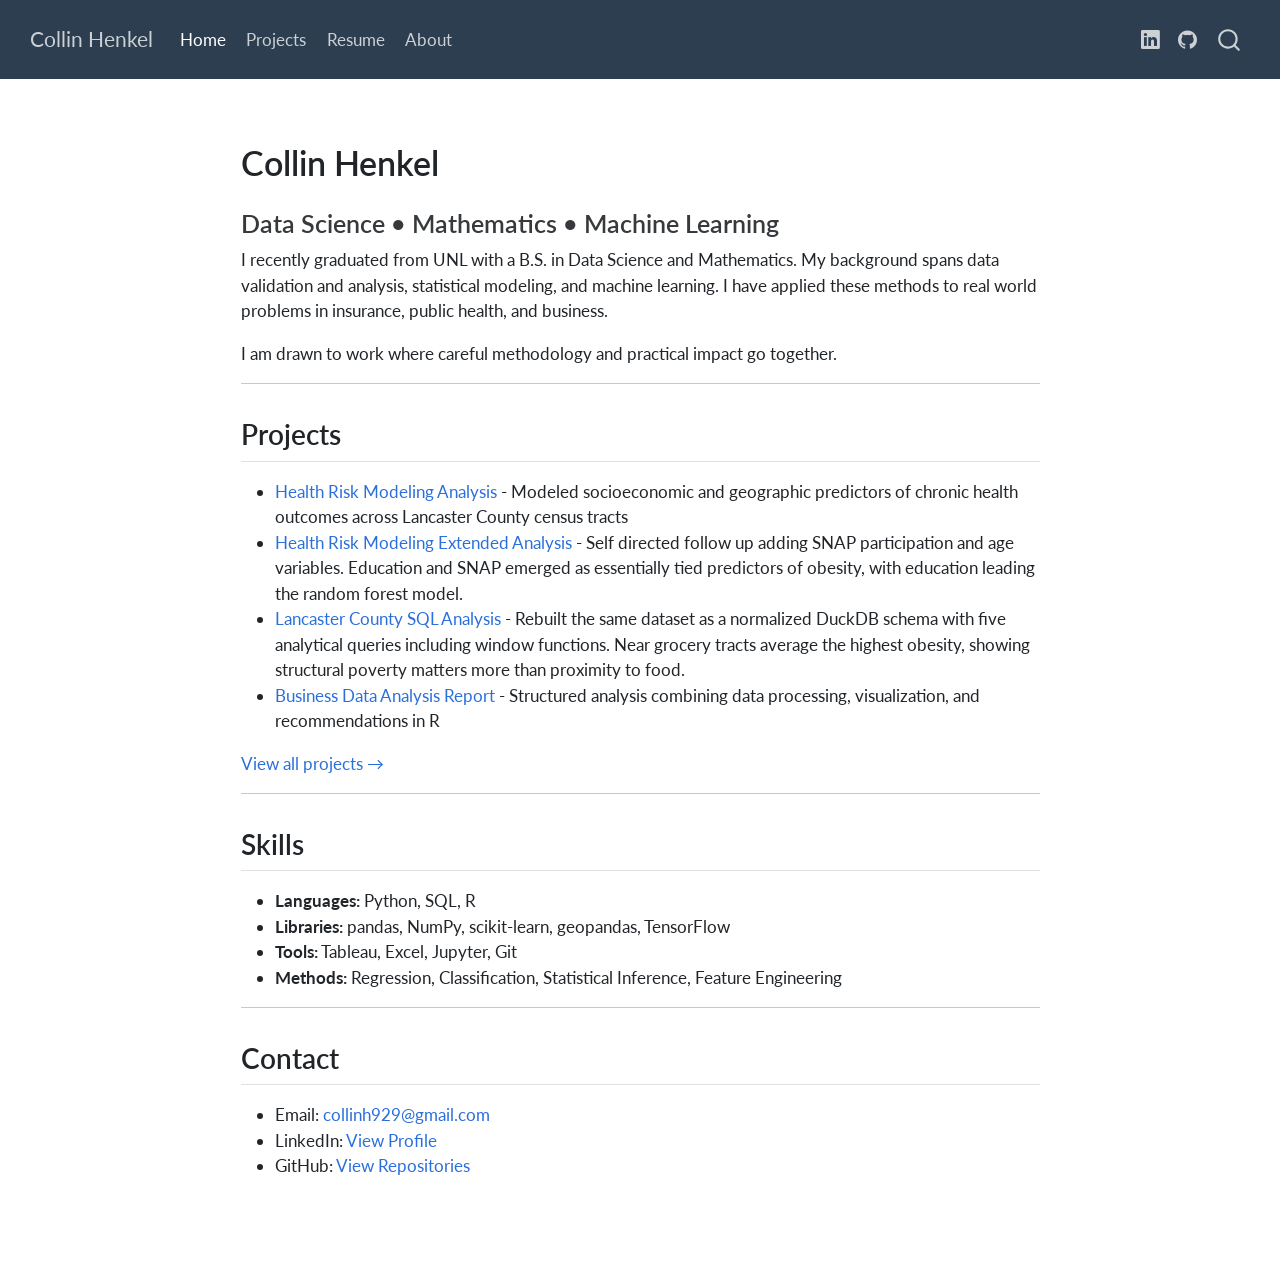
<file: docs/index.html>
<!DOCTYPE html>
<html xmlns="http://www.w3.org/1999/xhtml" lang="en" xml:lang="en"><head>

<meta charset="utf-8">
<meta name="generator" content="quarto-1.9.37">

<meta name="viewport" content="width=device-width, initial-scale=1.0, user-scalable=yes">


<title>Collin Henkel</title>
<style>
/* Default styles provided by pandoc.
** See https://pandoc.org/MANUAL.html#variables-for-html for config info.
*/
code{white-space: pre-wrap;}
span.smallcaps{font-variant: small-caps;}
div.columns{display: flex; gap: min(4vw, 1.5em);}
div.column{flex: auto; overflow-x: auto;}
div.hanging-indent{margin-left: 1.5em; text-indent: -1.5em;}
ul.task-list{list-style: none;}
ul.task-list li input[type="checkbox"] {
  width: 0.8em;
  margin: 0 0.8em 0.2em -1em; /* quarto-specific, see https://github.com/quarto-dev/quarto-cli/issues/4556 */ 
  vertical-align: middle;
}
</style>


<script src="site_libs/quarto-nav/quarto-nav.js"></script>
<script src="site_libs/quarto-nav/headroom.min.js"></script>
<script src="site_libs/clipboard/clipboard.min.js"></script>
<script src="site_libs/quarto-search/autocomplete.umd.js"></script>
<script src="site_libs/quarto-search/fuse.min.js"></script>
<script src="site_libs/quarto-search/quarto-search.js"></script>
<meta name="quarto:offset" content="./">
<script src="site_libs/quarto-html/quarto.js" type="module"></script>
<script src="site_libs/quarto-html/tabsets/tabsets.js" type="module"></script>
<script src="site_libs/quarto-html/popper.min.js"></script>
<script src="site_libs/quarto-html/tippy.umd.min.js"></script>
<script src="site_libs/quarto-html/anchor.min.js"></script>
<link href="site_libs/quarto-html/tippy.css" rel="stylesheet">
<link href="site_libs/quarto-html/quarto-syntax-highlighting-7f8f88aac4f3542376d5c11b86a4c14d.css" rel="stylesheet" id="quarto-text-highlighting-styles">
<script src="site_libs/bootstrap/bootstrap.min.js"></script>
<link href="site_libs/bootstrap/bootstrap-icons.css" rel="stylesheet">
<link href="site_libs/bootstrap/bootstrap-6b423f165eeea3787de40cb4f8e821c3.min.css" rel="stylesheet" append-hash="true" id="quarto-bootstrap" data-mode="light">
<script id="quarto-search-options" type="application/json">{
  "location": "navbar",
  "copy-button": false,
  "collapse-after": 3,
  "panel-placement": "end",
  "type": "overlay",
  "limit": 50,
  "keyboard-shortcut": [
    "f",
    "/",
    "s"
  ],
  "show-item-context": false,
  "language": {
    "search-no-results-text": "No results",
    "search-matching-documents-text": "matching documents",
    "search-copy-link-title": "Copy link to search",
    "search-hide-matches-text": "Hide additional matches",
    "search-more-match-text": "more match in this document",
    "search-more-matches-text": "more matches in this document",
    "search-clear-button-title": "Clear",
    "search-text-placeholder": "",
    "search-detached-cancel-button-title": "Cancel",
    "search-submit-button-title": "Submit",
    "search-label": "Search"
  }
}</script>


<link rel="stylesheet" href="styles.css">
</head>

<body class="nav-fixed fullcontent quarto-light">

<div id="quarto-search-results"></div>
  <header id="quarto-header" class="headroom fixed-top">
    <nav class="navbar navbar-expand-lg " data-bs-theme="dark">
      <div class="navbar-container container-fluid">
      <div class="navbar-brand-container mx-auto">
    <a class="navbar-brand" href="./index.html">
    <span class="navbar-title">Collin Henkel</span>
    </a>
  </div>
            <div id="quarto-search" class="" title="Search"></div>
          <button class="navbar-toggler" type="button" data-bs-toggle="collapse" data-bs-target="#navbarCollapse" aria-controls="navbarCollapse" role="menu" aria-expanded="false" aria-label="Toggle navigation" onclick="if (window.quartoToggleHeadroom) { window.quartoToggleHeadroom(); }">
  <span class="navbar-toggler-icon"></span>
</button>
          <div class="collapse navbar-collapse" id="navbarCollapse">
            <ul class="navbar-nav navbar-nav-scroll me-auto">
  <li class="nav-item">
    <a class="nav-link active" href="./index.html" aria-current="page"> 
<span class="menu-text">Home</span></a>
  </li>  
  <li class="nav-item">
    <a class="nav-link" href="./projects.html"> 
<span class="menu-text">Projects</span></a>
  </li>  
  <li class="nav-item">
    <a class="nav-link" href="./resume.html"> 
<span class="menu-text">Resume</span></a>
  </li>  
  <li class="nav-item">
    <a class="nav-link" href="./about.html"> 
<span class="menu-text">About</span></a>
  </li>  
</ul>
            <ul class="navbar-nav navbar-nav-scroll ms-auto">
  <li class="nav-item compact">
    <a class="nav-link" href="https://www.linkedin.com/in/collin-henkel-55aa2533a/"> <i class="bi bi-linkedin" role="img">
</i> 
<span class="menu-text"></span></a>
  </li>  
  <li class="nav-item compact">
    <a class="nav-link" href="https://github.com/CollinH9"> <i class="bi bi-github" role="img">
</i> 
<span class="menu-text"></span></a>
  </li>  
</ul>
          </div> <!-- /navcollapse -->
            <div class="quarto-navbar-tools">
</div>
      </div> <!-- /container-fluid -->
    </nav>
</header>
<!-- content -->
<div id="quarto-content" class="quarto-container page-columns page-rows-contents page-layout-article page-navbar">
<!-- sidebar -->
<!-- margin-sidebar -->
    
<!-- main -->
<main class="content" id="quarto-document-content"><header id="title-block-header" class="quarto-title-block"></header>




<section id="collin-henkel" class="level1">
<h1>Collin Henkel</h1>
<section id="data-science-mathematics-machine-learning" class="level3">
<h3 class="anchored" data-anchor-id="data-science-mathematics-machine-learning">Data Science • Mathematics • Machine Learning</h3>
<p>I recently graduated from UNL with a B.S. in Data Science and Mathematics. My background spans data validation and analysis, statistical modeling, and machine learning. I have applied these methods to real world problems in insurance, public health, and business.</p>
<p>I am drawn to work where careful methodology and practical impact go together.</p>
<hr>
</section>
<section id="projects" class="level2">
<h2 class="anchored" data-anchor-id="projects">Projects</h2>
<ul>
<li><a href="files/Math_in_the_City___Group_4__Spring_2026.pdf" target="_blank">Health Risk Modeling Analysis</a> - Modeled socioeconomic and geographic predictors of chronic health outcomes across Lancaster County census tracts</li>
<li><a href="files/analysis.html" target="_blank">Health Risk Modeling Extended Analysis</a> - Self directed follow up adding SNAP participation and age variables. Education and SNAP emerged as essentially tied predictors of obesity, with education leading the random forest model.</li>
<li><a href="files/analysis-db.html" target="_blank">Lancaster County SQL Analysis</a> - Rebuilt the same dataset as a normalized DuckDB schema with five analytical queries including window functions. Near grocery tracts average the highest obesity, showing structural poverty matters more than proximity to food.</li>
<li><a href="https://unl-statistics.github.io/business-report-CollinH9/" target="_blank">Business Data Analysis Report</a> - Structured analysis combining data processing, visualization, and recommendations in R</li>
</ul>
<p><a href="./projects.html">View all projects →</a></p>
<hr>
</section>
<section id="skills" class="level2">
<h2 class="anchored" data-anchor-id="skills">Skills</h2>
<ul>
<li><strong>Languages:</strong> Python, SQL, R<br>
</li>
<li><strong>Libraries:</strong> pandas, NumPy, scikit-learn, geopandas, TensorFlow<br>
</li>
<li><strong>Tools:</strong> Tableau, Excel, Jupyter, Git<br>
</li>
<li><strong>Methods:</strong> Regression, Classification, Statistical Inference, Feature Engineering</li>
</ul>
<hr>
</section>
<section id="contact" class="level2">
<h2 class="anchored" data-anchor-id="contact">Contact</h2>
<ul>
<li>Email: <a href="mailto:collinh929@gmail.com">collinh929@gmail.com</a></li>
<li>LinkedIn: <a href="https://www.linkedin.com/in/collin-henkel-55aa2533a/" target="_blank">View Profile</a></li>
<li>GitHub: <a href="https://github.com/CollinH9" target="_blank">View Repositories</a></li>
</ul>


</section>
</section>

</main> <!-- /main -->
<script id="quarto-html-after-body" type="application/javascript">
  window.document.addEventListener("DOMContentLoaded", function (event) {
    const icon = "";
    const anchorJS = new window.AnchorJS();
    anchorJS.options = {
      placement: 'right',
      icon: icon
    };
    anchorJS.add('.anchored');
    const isCodeAnnotation = (el) => {
      for (const clz of el.classList) {
        if (clz.startsWith('code-annotation-')) {                     
          return true;
        }
      }
      return false;
    }
    const onCopySuccess = function(e) {
      // button target
      const button = e.trigger;
      // don't keep focus
      button.blur();
      // flash "checked"
      button.classList.add('code-copy-button-checked');
      var currentTitle = button.getAttribute("title");
      button.setAttribute("title", "Copied!");
      let tooltip;
      if (window.bootstrap) {
        button.setAttribute("data-bs-toggle", "tooltip");
        button.setAttribute("data-bs-placement", "left");
        button.setAttribute("data-bs-title", "Copied!");
        tooltip = new bootstrap.Tooltip(button, 
          { trigger: "manual", 
            customClass: "code-copy-button-tooltip",
            offset: [0, -8]});
        tooltip.show();    
      }
      setTimeout(function() {
        if (tooltip) {
          tooltip.hide();
          button.removeAttribute("data-bs-title");
          button.removeAttribute("data-bs-toggle");
          button.removeAttribute("data-bs-placement");
        }
        button.setAttribute("title", currentTitle);
        button.classList.remove('code-copy-button-checked');
      }, 1000);
      // clear code selection
      e.clearSelection();
    }
    const getTextToCopy = function(trigger) {
      const outerScaffold = trigger.parentElement.cloneNode(true);
      const codeEl = outerScaffold.querySelector('code');
      for (const childEl of codeEl.children) {
        if (isCodeAnnotation(childEl)) {
          childEl.remove();
        }
      }
      return codeEl.innerText;
    }
    const clipboard = new window.ClipboardJS('.code-copy-button:not([data-in-quarto-modal])', {
      text: getTextToCopy
    });
    clipboard.on('success', onCopySuccess);
    if (window.document.getElementById('quarto-embedded-source-code-modal')) {
      const clipboardModal = new window.ClipboardJS('.code-copy-button[data-in-quarto-modal]', {
        text: getTextToCopy,
        container: window.document.getElementById('quarto-embedded-source-code-modal')
      });
      clipboardModal.on('success', onCopySuccess);
    }
      var localhostRegex = new RegExp(/^(?:http|https):\/\/localhost\:?[0-9]*\//);
      var mailtoRegex = new RegExp(/^mailto:/);
        var filterRegex = new RegExp('/' + window.location.host + '/');
      var isInternal = (href) => {
          return filterRegex.test(href) || localhostRegex.test(href) || mailtoRegex.test(href);
      }
      // Inspect non-navigation links and adorn them if external
     var links = window.document.querySelectorAll('a[href]:not(.nav-link):not(.navbar-brand):not(.toc-action):not(.sidebar-link):not(.sidebar-item-toggle):not(.pagination-link):not(.no-external):not([aria-hidden]):not(.dropdown-item):not(.quarto-navigation-tool):not(.about-link)');
      for (var i=0; i<links.length; i++) {
        const link = links[i];
        if (!isInternal(link.href)) {
          // undo the damage that might have been done by quarto-nav.js in the case of
          // links that we want to consider external
          if (link.dataset.originalHref !== undefined) {
            link.href = link.dataset.originalHref;
          }
        }
      }
    function tippyHover(el, contentFn, onTriggerFn, onUntriggerFn) {
      const config = {
        allowHTML: true,
        maxWidth: 500,
        delay: 100,
        arrow: false,
        appendTo: function(el) {
            return el.parentElement;
        },
        interactive: true,
        interactiveBorder: 10,
        theme: 'quarto',
        placement: 'bottom-start',
      };
      if (contentFn) {
        config.content = contentFn;
      }
      if (onTriggerFn) {
        config.onTrigger = onTriggerFn;
      }
      if (onUntriggerFn) {
        config.onUntrigger = onUntriggerFn;
      }
      window.tippy(el, config); 
    }
    const noterefs = window.document.querySelectorAll('a[role="doc-noteref"]');
    for (var i=0; i<noterefs.length; i++) {
      const ref = noterefs[i];
      tippyHover(ref, function() {
        // use id or data attribute instead here
        let href = ref.getAttribute('data-footnote-href') || ref.getAttribute('href');
        try { href = new URL(href).hash; } catch {}
        const id = href.replace(/^#\/?/, "");
        const note = window.document.getElementById(id);
        if (note) {
          return note.innerHTML;
        } else {
          return "";
        }
      });
    }
    const xrefs = window.document.querySelectorAll('a.quarto-xref');
    const processXRef = (id, note) => {
      // Strip column container classes
      const stripColumnClz = (el) => {
        el.classList.remove("page-full", "page-columns");
        if (el.children) {
          for (const child of el.children) {
            stripColumnClz(child);
          }
        }
      }
      stripColumnClz(note)
      if (id === null || id.startsWith('sec-')) {
        // Special case sections, only their first couple elements
        const container = document.createElement("div");
        if (note.children && note.children.length > 2) {
          container.appendChild(note.children[0].cloneNode(true));
          for (let i = 1; i < note.children.length; i++) {
            const child = note.children[i];
            if (child.tagName === "P" && child.innerText === "") {
              continue;
            } else {
              container.appendChild(child.cloneNode(true));
              break;
            }
          }
          if (window.Quarto?.typesetMath) {
            window.Quarto.typesetMath(container);
          }
          return container.innerHTML
        } else {
          if (window.Quarto?.typesetMath) {
            window.Quarto.typesetMath(note);
          }
          return note.innerHTML;
        }
      } else {
        // Remove any anchor links if they are present
        const anchorLink = note.querySelector('a.anchorjs-link');
        if (anchorLink) {
          anchorLink.remove();
        }
        if (window.Quarto?.typesetMath) {
          window.Quarto.typesetMath(note);
        }
        if (note.classList.contains("callout")) {
          return note.outerHTML;
        } else {
          return note.innerHTML;
        }
      }
    }
    for (var i=0; i<xrefs.length; i++) {
      const xref = xrefs[i];
      tippyHover(xref, undefined, function(instance) {
        instance.disable();
        let url = xref.getAttribute('href');
        let hash = undefined; 
        if (url.startsWith('#')) {
          hash = url;
        } else {
          try { hash = new URL(url).hash; } catch {}
        }
        if (hash) {
          const id = hash.replace(/^#\/?/, "");
          const note = window.document.getElementById(id);
          if (note !== null) {
            try {
              const html = processXRef(id, note.cloneNode(true));
              instance.setContent(html);
            } finally {
              instance.enable();
              instance.show();
            }
          } else {
            // See if we can fetch this
            fetch(url.split('#')[0])
            .then(res => res.text())
            .then(html => {
              const parser = new DOMParser();
              const htmlDoc = parser.parseFromString(html, "text/html");
              const note = htmlDoc.getElementById(id);
              if (note !== null) {
                const html = processXRef(id, note);
                instance.setContent(html);
              } 
            }).finally(() => {
              instance.enable();
              instance.show();
            });
          }
        } else {
          // See if we can fetch a full url (with no hash to target)
          // This is a special case and we should probably do some content thinning / targeting
          fetch(url)
          .then(res => res.text())
          .then(html => {
            const parser = new DOMParser();
            const htmlDoc = parser.parseFromString(html, "text/html");
            const note = htmlDoc.querySelector('main.content');
            if (note !== null) {
              // This should only happen for chapter cross references
              // (since there is no id in the URL)
              // remove the first header
              if (note.children.length > 0 && note.children[0].tagName === "HEADER") {
                note.children[0].remove();
              }
              const html = processXRef(null, note);
              instance.setContent(html);
            } 
          }).finally(() => {
            instance.enable();
            instance.show();
          });
        }
      }, function(instance) {
      });
    }
        let selectedAnnoteEl;
        const selectorForAnnotation = ( cell, annotation) => {
          let cellAttr = 'data-code-cell="' + cell + '"';
          let lineAttr = 'data-code-annotation="' +  annotation + '"';
          const selector = 'span[' + cellAttr + '][' + lineAttr + ']';
          return selector;
        }
        const selectCodeLines = (annoteEl) => {
          const doc = window.document;
          const targetCell = annoteEl.getAttribute("data-target-cell");
          const targetAnnotation = annoteEl.getAttribute("data-target-annotation");
          const annoteSpan = window.document.querySelector(selectorForAnnotation(targetCell, targetAnnotation));
          const lines = annoteSpan.getAttribute("data-code-lines").split(",");
          const lineIds = lines.map((line) => {
            return targetCell + "-" + line;
          })
          let top = null;
          let height = null;
          let parent = null;
          if (lineIds.length > 0) {
              //compute the position of the single el (top and bottom and make a div)
              const el = window.document.getElementById(lineIds[0]);
              top = el.offsetTop;
              height = el.offsetHeight;
              parent = el.parentElement.parentElement;
            if (lineIds.length > 1) {
              const lastEl = window.document.getElementById(lineIds[lineIds.length - 1]);
              const bottom = lastEl.offsetTop + lastEl.offsetHeight;
              height = bottom - top;
            }
            if (top !== null && height !== null && parent !== null) {
              // cook up a div (if necessary) and position it 
              let div = window.document.getElementById("code-annotation-line-highlight");
              if (div === null) {
                div = window.document.createElement("div");
                div.setAttribute("id", "code-annotation-line-highlight");
                div.style.position = 'absolute';
                parent.appendChild(div);
              }
              div.style.top = top - 2 + "px";
              div.style.height = height + 4 + "px";
              div.style.left = 0;
              let gutterDiv = window.document.getElementById("code-annotation-line-highlight-gutter");
              if (gutterDiv === null) {
                gutterDiv = window.document.createElement("div");
                gutterDiv.setAttribute("id", "code-annotation-line-highlight-gutter");
                gutterDiv.style.position = 'absolute';
                const codeCell = window.document.getElementById(targetCell);
                const gutter = codeCell.querySelector('.code-annotation-gutter');
                gutter.appendChild(gutterDiv);
              }
              gutterDiv.style.top = top - 2 + "px";
              gutterDiv.style.height = height + 4 + "px";
            }
            selectedAnnoteEl = annoteEl;
          }
        };
        const unselectCodeLines = () => {
          const elementsIds = ["code-annotation-line-highlight", "code-annotation-line-highlight-gutter"];
          elementsIds.forEach((elId) => {
            const div = window.document.getElementById(elId);
            if (div) {
              div.remove();
            }
          });
          selectedAnnoteEl = undefined;
        };
          // Handle positioning of the toggle
      window.addEventListener(
        "resize",
        throttle(() => {
          elRect = undefined;
          if (selectedAnnoteEl) {
            selectCodeLines(selectedAnnoteEl);
          }
        }, 10)
      );
      function throttle(fn, ms) {
      let throttle = false;
      let timer;
        return (...args) => {
          if(!throttle) { // first call gets through
              fn.apply(this, args);
              throttle = true;
          } else { // all the others get throttled
              if(timer) clearTimeout(timer); // cancel #2
              timer = setTimeout(() => {
                fn.apply(this, args);
                timer = throttle = false;
              }, ms);
          }
        };
      }
        // Attach click handler to the DT
        const annoteDls = window.document.querySelectorAll('dt[data-target-cell]');
        for (const annoteDlNode of annoteDls) {
          annoteDlNode.addEventListener('click', (event) => {
            const clickedEl = event.target;
            if (clickedEl !== selectedAnnoteEl) {
              unselectCodeLines();
              const activeEl = window.document.querySelector('dt[data-target-cell].code-annotation-active');
              if (activeEl) {
                activeEl.classList.remove('code-annotation-active');
              }
              selectCodeLines(clickedEl);
              clickedEl.classList.add('code-annotation-active');
            } else {
              // Unselect the line
              unselectCodeLines();
              clickedEl.classList.remove('code-annotation-active');
            }
          });
        }
    const findCites = (el) => {
      const parentEl = el.parentElement;
      if (parentEl) {
        const cites = parentEl.dataset.cites;
        if (cites) {
          return {
            el,
            cites: cites.split(' ')
          };
        } else {
          return findCites(el.parentElement)
        }
      } else {
        return undefined;
      }
    };
    var bibliorefs = window.document.querySelectorAll('a[role="doc-biblioref"]');
    for (var i=0; i<bibliorefs.length; i++) {
      const ref = bibliorefs[i];
      const citeInfo = findCites(ref);
      if (citeInfo) {
        tippyHover(citeInfo.el, function() {
          var popup = window.document.createElement('div');
          citeInfo.cites.forEach(function(cite) {
            var citeDiv = window.document.createElement('div');
            citeDiv.classList.add('hanging-indent');
            citeDiv.classList.add('csl-entry');
            var biblioDiv = window.document.getElementById('ref-' + cite);
            if (biblioDiv) {
              citeDiv.innerHTML = biblioDiv.innerHTML;
            }
            popup.appendChild(citeDiv);
          });
          return popup.innerHTML;
        });
      }
    }
  });
  </script>
</div> <!-- /content -->




</body></html>
</file>
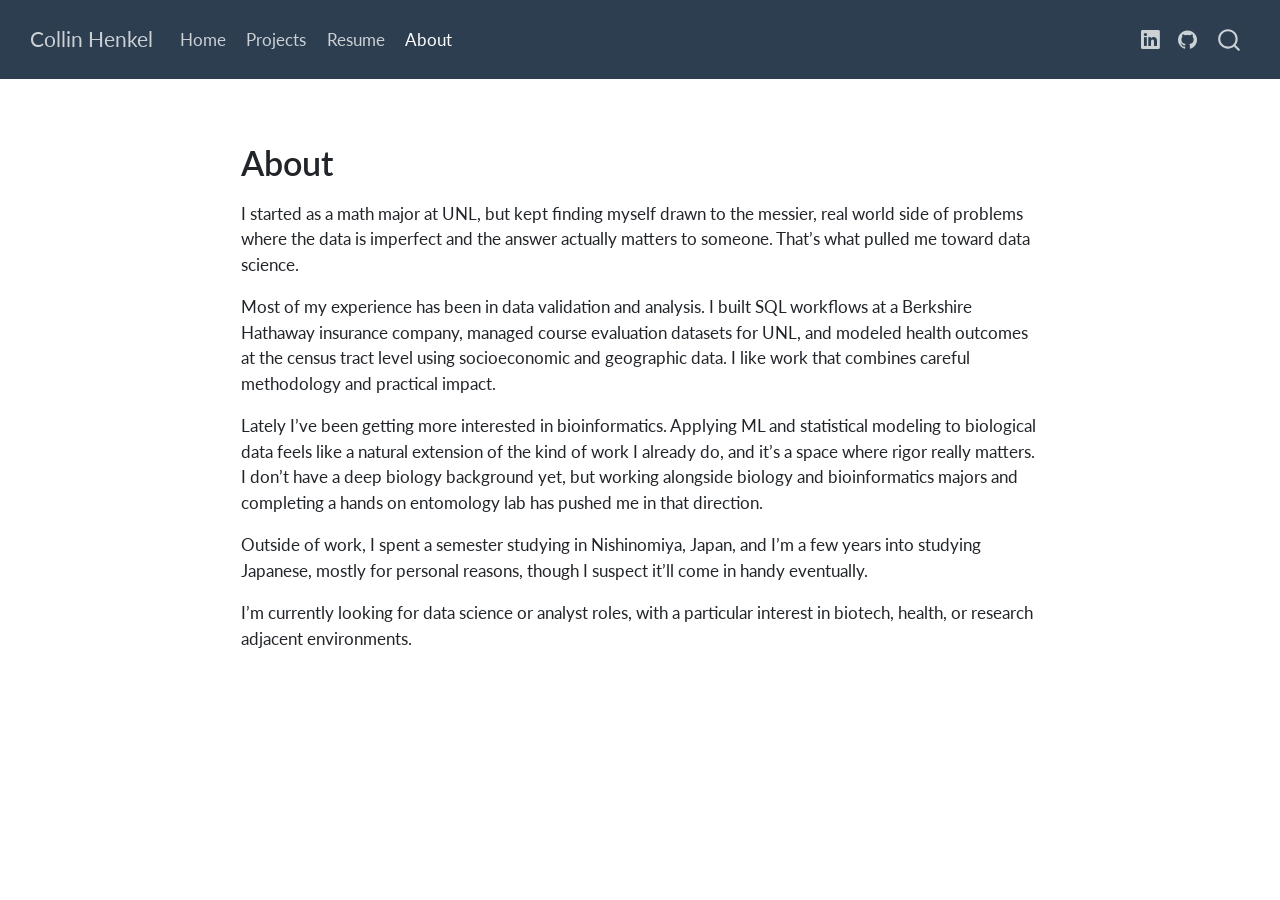
<file: docs/about.html>
<!DOCTYPE html>
<html xmlns="http://www.w3.org/1999/xhtml" lang="en" xml:lang="en"><head>

<meta charset="utf-8">
<meta name="generator" content="quarto-1.9.37">

<meta name="viewport" content="width=device-width, initial-scale=1.0, user-scalable=yes">


<title>about – Collin Henkel</title>
<style>
/* Default styles provided by pandoc.
** See https://pandoc.org/MANUAL.html#variables-for-html for config info.
*/
code{white-space: pre-wrap;}
span.smallcaps{font-variant: small-caps;}
div.columns{display: flex; gap: min(4vw, 1.5em);}
div.column{flex: auto; overflow-x: auto;}
div.hanging-indent{margin-left: 1.5em; text-indent: -1.5em;}
ul.task-list{list-style: none;}
ul.task-list li input[type="checkbox"] {
  width: 0.8em;
  margin: 0 0.8em 0.2em -1em; /* quarto-specific, see https://github.com/quarto-dev/quarto-cli/issues/4556 */ 
  vertical-align: middle;
}
</style>


<script src="site_libs/quarto-nav/quarto-nav.js"></script>
<script src="site_libs/quarto-nav/headroom.min.js"></script>
<script src="site_libs/clipboard/clipboard.min.js"></script>
<script src="site_libs/quarto-search/autocomplete.umd.js"></script>
<script src="site_libs/quarto-search/fuse.min.js"></script>
<script src="site_libs/quarto-search/quarto-search.js"></script>
<meta name="quarto:offset" content="./">
<script src="site_libs/quarto-html/quarto.js" type="module"></script>
<script src="site_libs/quarto-html/tabsets/tabsets.js" type="module"></script>
<script src="site_libs/quarto-html/popper.min.js"></script>
<script src="site_libs/quarto-html/tippy.umd.min.js"></script>
<script src="site_libs/quarto-html/anchor.min.js"></script>
<link href="site_libs/quarto-html/tippy.css" rel="stylesheet">
<link href="site_libs/quarto-html/quarto-syntax-highlighting-7f8f88aac4f3542376d5c11b86a4c14d.css" rel="stylesheet" id="quarto-text-highlighting-styles">
<script src="site_libs/bootstrap/bootstrap.min.js"></script>
<link href="site_libs/bootstrap/bootstrap-icons.css" rel="stylesheet">
<link href="site_libs/bootstrap/bootstrap-6b423f165eeea3787de40cb4f8e821c3.min.css" rel="stylesheet" append-hash="true" id="quarto-bootstrap" data-mode="light">
<script id="quarto-search-options" type="application/json">{
  "location": "navbar",
  "copy-button": false,
  "collapse-after": 3,
  "panel-placement": "end",
  "type": "overlay",
  "limit": 50,
  "keyboard-shortcut": [
    "f",
    "/",
    "s"
  ],
  "show-item-context": false,
  "language": {
    "search-no-results-text": "No results",
    "search-matching-documents-text": "matching documents",
    "search-copy-link-title": "Copy link to search",
    "search-hide-matches-text": "Hide additional matches",
    "search-more-match-text": "more match in this document",
    "search-more-matches-text": "more matches in this document",
    "search-clear-button-title": "Clear",
    "search-text-placeholder": "",
    "search-detached-cancel-button-title": "Cancel",
    "search-submit-button-title": "Submit",
    "search-label": "Search"
  }
}</script>


<link rel="stylesheet" href="styles.css">
</head>

<body class="nav-fixed fullcontent quarto-light">

<div id="quarto-search-results"></div>
  <header id="quarto-header" class="headroom fixed-top">
    <nav class="navbar navbar-expand-lg " data-bs-theme="dark">
      <div class="navbar-container container-fluid">
      <div class="navbar-brand-container mx-auto">
    <a class="navbar-brand" href="./index.html">
    <span class="navbar-title">Collin Henkel</span>
    </a>
  </div>
            <div id="quarto-search" class="" title="Search"></div>
          <button class="navbar-toggler" type="button" data-bs-toggle="collapse" data-bs-target="#navbarCollapse" aria-controls="navbarCollapse" role="menu" aria-expanded="false" aria-label="Toggle navigation" onclick="if (window.quartoToggleHeadroom) { window.quartoToggleHeadroom(); }">
  <span class="navbar-toggler-icon"></span>
</button>
          <div class="collapse navbar-collapse" id="navbarCollapse">
            <ul class="navbar-nav navbar-nav-scroll me-auto">
  <li class="nav-item">
    <a class="nav-link" href="./index.html"> 
<span class="menu-text">Home</span></a>
  </li>  
  <li class="nav-item">
    <a class="nav-link" href="./projects.html"> 
<span class="menu-text">Projects</span></a>
  </li>  
  <li class="nav-item">
    <a class="nav-link" href="./resume.html"> 
<span class="menu-text">Resume</span></a>
  </li>  
  <li class="nav-item">
    <a class="nav-link active" href="./about.html" aria-current="page"> 
<span class="menu-text">About</span></a>
  </li>  
</ul>
            <ul class="navbar-nav navbar-nav-scroll ms-auto">
  <li class="nav-item compact">
    <a class="nav-link" href="https://www.linkedin.com/in/collin-henkel-55aa2533a/"> <i class="bi bi-linkedin" role="img">
</i> 
<span class="menu-text"></span></a>
  </li>  
  <li class="nav-item compact">
    <a class="nav-link" href="https://github.com/CollinH9"> <i class="bi bi-github" role="img">
</i> 
<span class="menu-text"></span></a>
  </li>  
</ul>
          </div> <!-- /navcollapse -->
            <div class="quarto-navbar-tools">
</div>
      </div> <!-- /container-fluid -->
    </nav>
</header>
<!-- content -->
<div id="quarto-content" class="quarto-container page-columns page-rows-contents page-layout-article page-navbar">
<!-- sidebar -->
<!-- margin-sidebar -->
    
<!-- main -->
<main class="content" id="quarto-document-content"><header id="title-block-header" class="quarto-title-block"></header>




<section id="about" class="level1">
<h1>About</h1>
<p>I started as a math major at UNL, but kept finding myself drawn to the messier, real world side of problems where the data is imperfect and the answer actually matters to someone. That’s what pulled me toward data science.</p>
<p>Most of my experience has been in data validation and analysis. I built SQL workflows at a Berkshire Hathaway insurance company, managed course evaluation datasets for UNL, and modeled health outcomes at the census tract level using socioeconomic and geographic data. I like work that combines careful methodology and practical impact.</p>
<p>Lately I’ve been getting more interested in bioinformatics. Applying ML and statistical modeling to biological data feels like a natural extension of the kind of work I already do, and it’s a space where rigor really matters. I don’t have a deep biology background yet, but working alongside biology and bioinformatics majors and completing a hands on entomology lab has pushed me in that direction.</p>
<p>Outside of work, I spent a semester studying in Nishinomiya, Japan, and I’m a few years into studying Japanese, mostly for personal reasons, though I suspect it’ll come in handy eventually.</p>
<p>I’m currently looking for data science or analyst roles, with a particular interest in biotech, health, or research adjacent environments.</p>


</section>

</main> <!-- /main -->
<script id="quarto-html-after-body" type="application/javascript">
  window.document.addEventListener("DOMContentLoaded", function (event) {
    const icon = "";
    const anchorJS = new window.AnchorJS();
    anchorJS.options = {
      placement: 'right',
      icon: icon
    };
    anchorJS.add('.anchored');
    const isCodeAnnotation = (el) => {
      for (const clz of el.classList) {
        if (clz.startsWith('code-annotation-')) {                     
          return true;
        }
      }
      return false;
    }
    const onCopySuccess = function(e) {
      // button target
      const button = e.trigger;
      // don't keep focus
      button.blur();
      // flash "checked"
      button.classList.add('code-copy-button-checked');
      var currentTitle = button.getAttribute("title");
      button.setAttribute("title", "Copied!");
      let tooltip;
      if (window.bootstrap) {
        button.setAttribute("data-bs-toggle", "tooltip");
        button.setAttribute("data-bs-placement", "left");
        button.setAttribute("data-bs-title", "Copied!");
        tooltip = new bootstrap.Tooltip(button, 
          { trigger: "manual", 
            customClass: "code-copy-button-tooltip",
            offset: [0, -8]});
        tooltip.show();    
      }
      setTimeout(function() {
        if (tooltip) {
          tooltip.hide();
          button.removeAttribute("data-bs-title");
          button.removeAttribute("data-bs-toggle");
          button.removeAttribute("data-bs-placement");
        }
        button.setAttribute("title", currentTitle);
        button.classList.remove('code-copy-button-checked');
      }, 1000);
      // clear code selection
      e.clearSelection();
    }
    const getTextToCopy = function(trigger) {
      const outerScaffold = trigger.parentElement.cloneNode(true);
      const codeEl = outerScaffold.querySelector('code');
      for (const childEl of codeEl.children) {
        if (isCodeAnnotation(childEl)) {
          childEl.remove();
        }
      }
      return codeEl.innerText;
    }
    const clipboard = new window.ClipboardJS('.code-copy-button:not([data-in-quarto-modal])', {
      text: getTextToCopy
    });
    clipboard.on('success', onCopySuccess);
    if (window.document.getElementById('quarto-embedded-source-code-modal')) {
      const clipboardModal = new window.ClipboardJS('.code-copy-button[data-in-quarto-modal]', {
        text: getTextToCopy,
        container: window.document.getElementById('quarto-embedded-source-code-modal')
      });
      clipboardModal.on('success', onCopySuccess);
    }
      var localhostRegex = new RegExp(/^(?:http|https):\/\/localhost\:?[0-9]*\//);
      var mailtoRegex = new RegExp(/^mailto:/);
        var filterRegex = new RegExp('/' + window.location.host + '/');
      var isInternal = (href) => {
          return filterRegex.test(href) || localhostRegex.test(href) || mailtoRegex.test(href);
      }
      // Inspect non-navigation links and adorn them if external
     var links = window.document.querySelectorAll('a[href]:not(.nav-link):not(.navbar-brand):not(.toc-action):not(.sidebar-link):not(.sidebar-item-toggle):not(.pagination-link):not(.no-external):not([aria-hidden]):not(.dropdown-item):not(.quarto-navigation-tool):not(.about-link)');
      for (var i=0; i<links.length; i++) {
        const link = links[i];
        if (!isInternal(link.href)) {
          // undo the damage that might have been done by quarto-nav.js in the case of
          // links that we want to consider external
          if (link.dataset.originalHref !== undefined) {
            link.href = link.dataset.originalHref;
          }
        }
      }
    function tippyHover(el, contentFn, onTriggerFn, onUntriggerFn) {
      const config = {
        allowHTML: true,
        maxWidth: 500,
        delay: 100,
        arrow: false,
        appendTo: function(el) {
            return el.parentElement;
        },
        interactive: true,
        interactiveBorder: 10,
        theme: 'quarto',
        placement: 'bottom-start',
      };
      if (contentFn) {
        config.content = contentFn;
      }
      if (onTriggerFn) {
        config.onTrigger = onTriggerFn;
      }
      if (onUntriggerFn) {
        config.onUntrigger = onUntriggerFn;
      }
      window.tippy(el, config); 
    }
    const noterefs = window.document.querySelectorAll('a[role="doc-noteref"]');
    for (var i=0; i<noterefs.length; i++) {
      const ref = noterefs[i];
      tippyHover(ref, function() {
        // use id or data attribute instead here
        let href = ref.getAttribute('data-footnote-href') || ref.getAttribute('href');
        try { href = new URL(href).hash; } catch {}
        const id = href.replace(/^#\/?/, "");
        const note = window.document.getElementById(id);
        if (note) {
          return note.innerHTML;
        } else {
          return "";
        }
      });
    }
    const xrefs = window.document.querySelectorAll('a.quarto-xref');
    const processXRef = (id, note) => {
      // Strip column container classes
      const stripColumnClz = (el) => {
        el.classList.remove("page-full", "page-columns");
        if (el.children) {
          for (const child of el.children) {
            stripColumnClz(child);
          }
        }
      }
      stripColumnClz(note)
      if (id === null || id.startsWith('sec-')) {
        // Special case sections, only their first couple elements
        const container = document.createElement("div");
        if (note.children && note.children.length > 2) {
          container.appendChild(note.children[0].cloneNode(true));
          for (let i = 1; i < note.children.length; i++) {
            const child = note.children[i];
            if (child.tagName === "P" && child.innerText === "") {
              continue;
            } else {
              container.appendChild(child.cloneNode(true));
              break;
            }
          }
          if (window.Quarto?.typesetMath) {
            window.Quarto.typesetMath(container);
          }
          return container.innerHTML
        } else {
          if (window.Quarto?.typesetMath) {
            window.Quarto.typesetMath(note);
          }
          return note.innerHTML;
        }
      } else {
        // Remove any anchor links if they are present
        const anchorLink = note.querySelector('a.anchorjs-link');
        if (anchorLink) {
          anchorLink.remove();
        }
        if (window.Quarto?.typesetMath) {
          window.Quarto.typesetMath(note);
        }
        if (note.classList.contains("callout")) {
          return note.outerHTML;
        } else {
          return note.innerHTML;
        }
      }
    }
    for (var i=0; i<xrefs.length; i++) {
      const xref = xrefs[i];
      tippyHover(xref, undefined, function(instance) {
        instance.disable();
        let url = xref.getAttribute('href');
        let hash = undefined; 
        if (url.startsWith('#')) {
          hash = url;
        } else {
          try { hash = new URL(url).hash; } catch {}
        }
        if (hash) {
          const id = hash.replace(/^#\/?/, "");
          const note = window.document.getElementById(id);
          if (note !== null) {
            try {
              const html = processXRef(id, note.cloneNode(true));
              instance.setContent(html);
            } finally {
              instance.enable();
              instance.show();
            }
          } else {
            // See if we can fetch this
            fetch(url.split('#')[0])
            .then(res => res.text())
            .then(html => {
              const parser = new DOMParser();
              const htmlDoc = parser.parseFromString(html, "text/html");
              const note = htmlDoc.getElementById(id);
              if (note !== null) {
                const html = processXRef(id, note);
                instance.setContent(html);
              } 
            }).finally(() => {
              instance.enable();
              instance.show();
            });
          }
        } else {
          // See if we can fetch a full url (with no hash to target)
          // This is a special case and we should probably do some content thinning / targeting
          fetch(url)
          .then(res => res.text())
          .then(html => {
            const parser = new DOMParser();
            const htmlDoc = parser.parseFromString(html, "text/html");
            const note = htmlDoc.querySelector('main.content');
            if (note !== null) {
              // This should only happen for chapter cross references
              // (since there is no id in the URL)
              // remove the first header
              if (note.children.length > 0 && note.children[0].tagName === "HEADER") {
                note.children[0].remove();
              }
              const html = processXRef(null, note);
              instance.setContent(html);
            } 
          }).finally(() => {
            instance.enable();
            instance.show();
          });
        }
      }, function(instance) {
      });
    }
        let selectedAnnoteEl;
        const selectorForAnnotation = ( cell, annotation) => {
          let cellAttr = 'data-code-cell="' + cell + '"';
          let lineAttr = 'data-code-annotation="' +  annotation + '"';
          const selector = 'span[' + cellAttr + '][' + lineAttr + ']';
          return selector;
        }
        const selectCodeLines = (annoteEl) => {
          const doc = window.document;
          const targetCell = annoteEl.getAttribute("data-target-cell");
          const targetAnnotation = annoteEl.getAttribute("data-target-annotation");
          const annoteSpan = window.document.querySelector(selectorForAnnotation(targetCell, targetAnnotation));
          const lines = annoteSpan.getAttribute("data-code-lines").split(",");
          const lineIds = lines.map((line) => {
            return targetCell + "-" + line;
          })
          let top = null;
          let height = null;
          let parent = null;
          if (lineIds.length > 0) {
              //compute the position of the single el (top and bottom and make a div)
              const el = window.document.getElementById(lineIds[0]);
              top = el.offsetTop;
              height = el.offsetHeight;
              parent = el.parentElement.parentElement;
            if (lineIds.length > 1) {
              const lastEl = window.document.getElementById(lineIds[lineIds.length - 1]);
              const bottom = lastEl.offsetTop + lastEl.offsetHeight;
              height = bottom - top;
            }
            if (top !== null && height !== null && parent !== null) {
              // cook up a div (if necessary) and position it 
              let div = window.document.getElementById("code-annotation-line-highlight");
              if (div === null) {
                div = window.document.createElement("div");
                div.setAttribute("id", "code-annotation-line-highlight");
                div.style.position = 'absolute';
                parent.appendChild(div);
              }
              div.style.top = top - 2 + "px";
              div.style.height = height + 4 + "px";
              div.style.left = 0;
              let gutterDiv = window.document.getElementById("code-annotation-line-highlight-gutter");
              if (gutterDiv === null) {
                gutterDiv = window.document.createElement("div");
                gutterDiv.setAttribute("id", "code-annotation-line-highlight-gutter");
                gutterDiv.style.position = 'absolute';
                const codeCell = window.document.getElementById(targetCell);
                const gutter = codeCell.querySelector('.code-annotation-gutter');
                gutter.appendChild(gutterDiv);
              }
              gutterDiv.style.top = top - 2 + "px";
              gutterDiv.style.height = height + 4 + "px";
            }
            selectedAnnoteEl = annoteEl;
          }
        };
        const unselectCodeLines = () => {
          const elementsIds = ["code-annotation-line-highlight", "code-annotation-line-highlight-gutter"];
          elementsIds.forEach((elId) => {
            const div = window.document.getElementById(elId);
            if (div) {
              div.remove();
            }
          });
          selectedAnnoteEl = undefined;
        };
          // Handle positioning of the toggle
      window.addEventListener(
        "resize",
        throttle(() => {
          elRect = undefined;
          if (selectedAnnoteEl) {
            selectCodeLines(selectedAnnoteEl);
          }
        }, 10)
      );
      function throttle(fn, ms) {
      let throttle = false;
      let timer;
        return (...args) => {
          if(!throttle) { // first call gets through
              fn.apply(this, args);
              throttle = true;
          } else { // all the others get throttled
              if(timer) clearTimeout(timer); // cancel #2
              timer = setTimeout(() => {
                fn.apply(this, args);
                timer = throttle = false;
              }, ms);
          }
        };
      }
        // Attach click handler to the DT
        const annoteDls = window.document.querySelectorAll('dt[data-target-cell]');
        for (const annoteDlNode of annoteDls) {
          annoteDlNode.addEventListener('click', (event) => {
            const clickedEl = event.target;
            if (clickedEl !== selectedAnnoteEl) {
              unselectCodeLines();
              const activeEl = window.document.querySelector('dt[data-target-cell].code-annotation-active');
              if (activeEl) {
                activeEl.classList.remove('code-annotation-active');
              }
              selectCodeLines(clickedEl);
              clickedEl.classList.add('code-annotation-active');
            } else {
              // Unselect the line
              unselectCodeLines();
              clickedEl.classList.remove('code-annotation-active');
            }
          });
        }
    const findCites = (el) => {
      const parentEl = el.parentElement;
      if (parentEl) {
        const cites = parentEl.dataset.cites;
        if (cites) {
          return {
            el,
            cites: cites.split(' ')
          };
        } else {
          return findCites(el.parentElement)
        }
      } else {
        return undefined;
      }
    };
    var bibliorefs = window.document.querySelectorAll('a[role="doc-biblioref"]');
    for (var i=0; i<bibliorefs.length; i++) {
      const ref = bibliorefs[i];
      const citeInfo = findCites(ref);
      if (citeInfo) {
        tippyHover(citeInfo.el, function() {
          var popup = window.document.createElement('div');
          citeInfo.cites.forEach(function(cite) {
            var citeDiv = window.document.createElement('div');
            citeDiv.classList.add('hanging-indent');
            citeDiv.classList.add('csl-entry');
            var biblioDiv = window.document.getElementById('ref-' + cite);
            if (biblioDiv) {
              citeDiv.innerHTML = biblioDiv.innerHTML;
            }
            popup.appendChild(citeDiv);
          });
          return popup.innerHTML;
        });
      }
    }
  });
  </script>
</div> <!-- /content -->




</body></html>
</file>
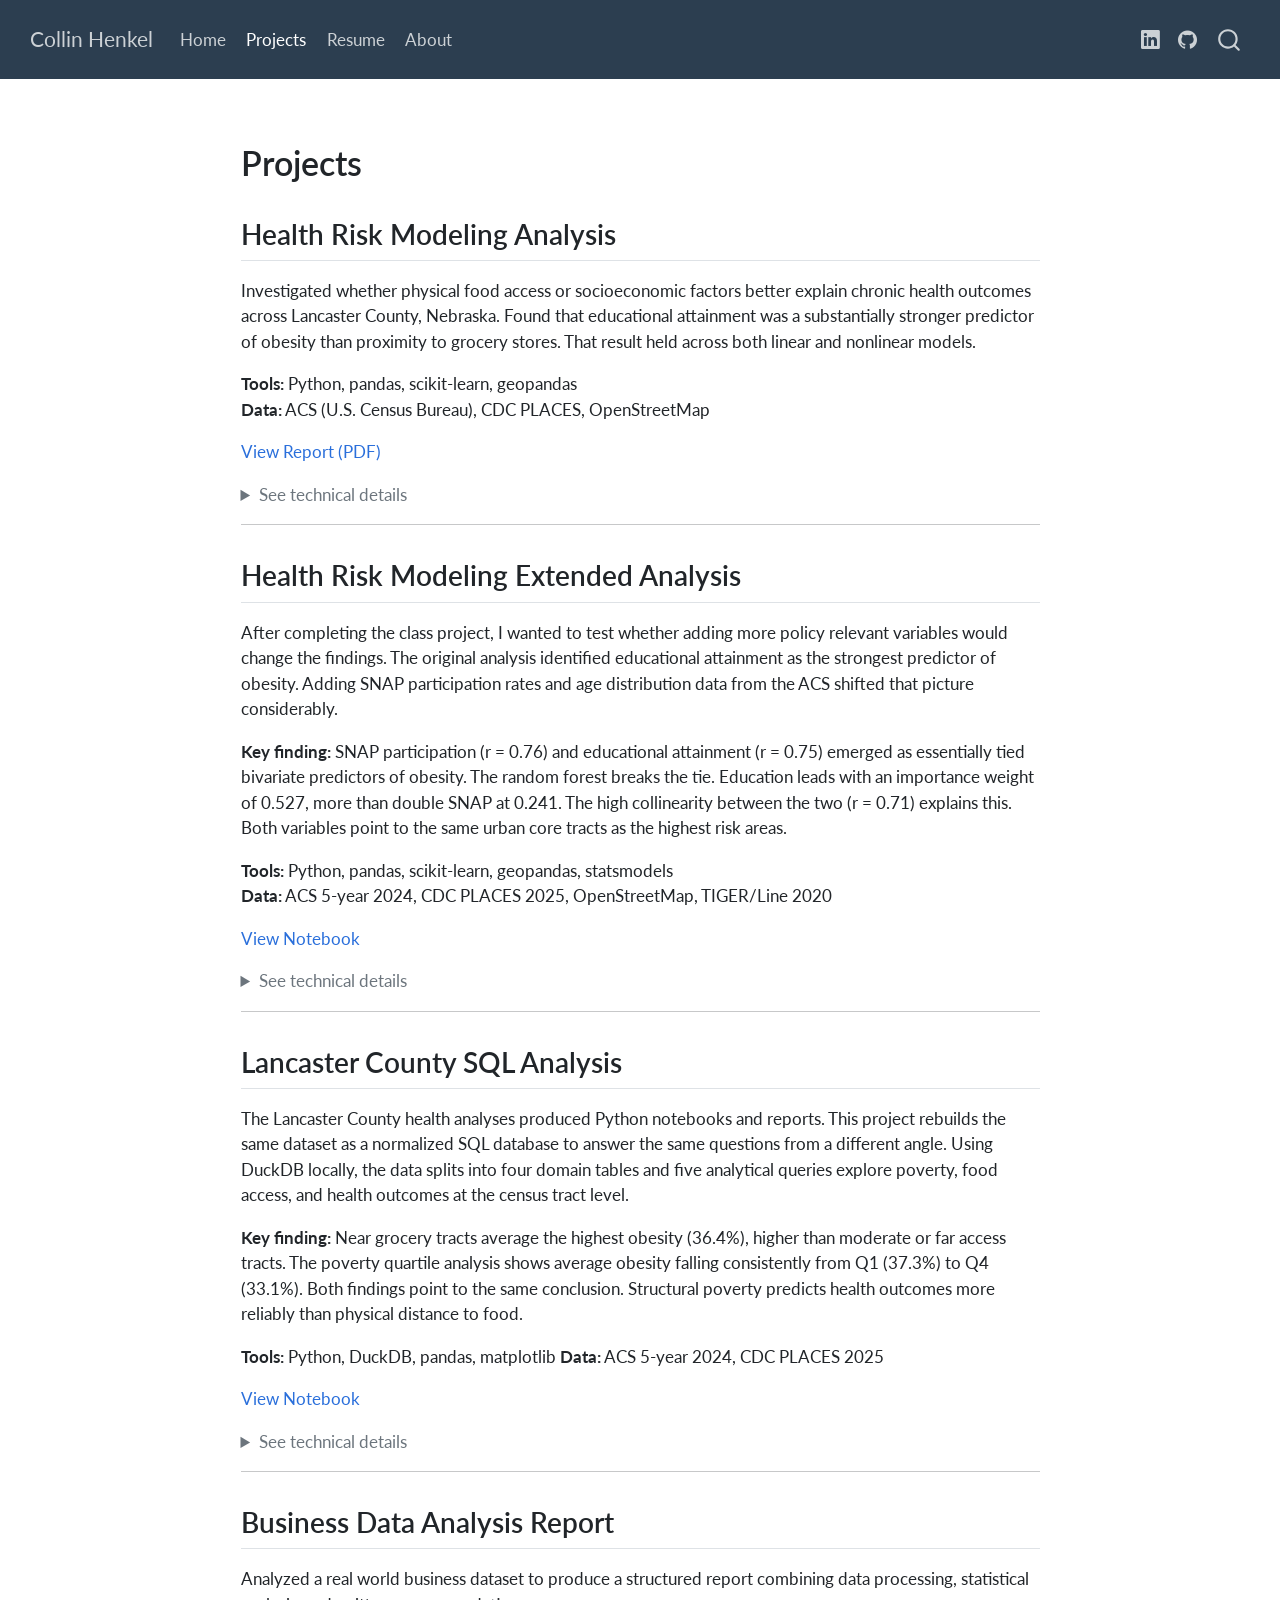
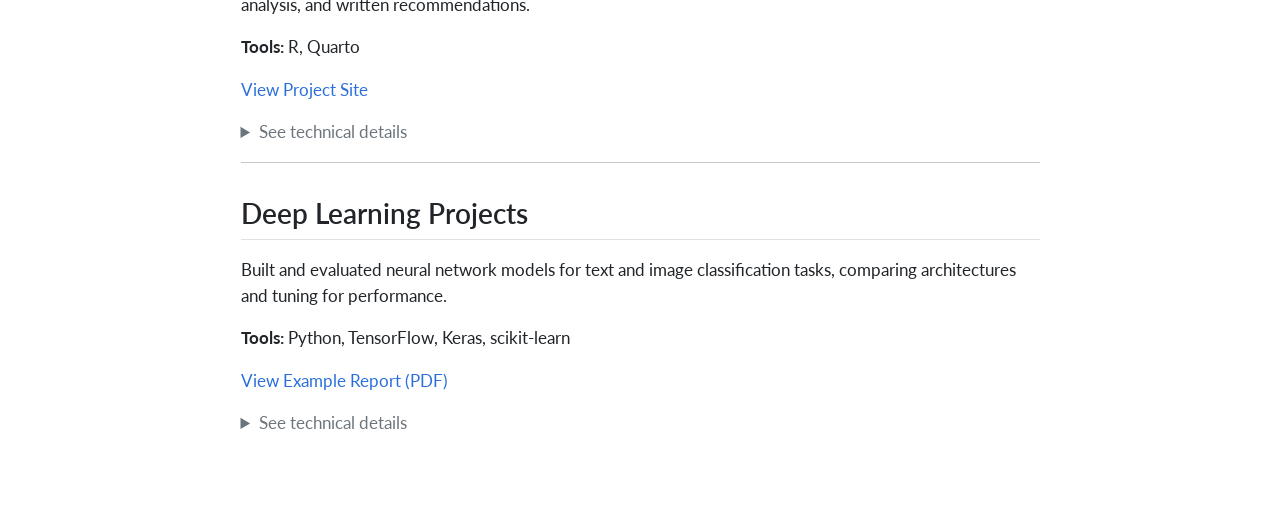
<file: docs/projects.html>
<!DOCTYPE html>
<html xmlns="http://www.w3.org/1999/xhtml" lang="en" xml:lang="en"><head>

<meta charset="utf-8">
<meta name="generator" content="quarto-1.9.37">

<meta name="viewport" content="width=device-width, initial-scale=1.0, user-scalable=yes">


<title>projects – Collin Henkel</title>
<style>
/* Default styles provided by pandoc.
** See https://pandoc.org/MANUAL.html#variables-for-html for config info.
*/
code{white-space: pre-wrap;}
span.smallcaps{font-variant: small-caps;}
div.columns{display: flex; gap: min(4vw, 1.5em);}
div.column{flex: auto; overflow-x: auto;}
div.hanging-indent{margin-left: 1.5em; text-indent: -1.5em;}
ul.task-list{list-style: none;}
ul.task-list li input[type="checkbox"] {
  width: 0.8em;
  margin: 0 0.8em 0.2em -1em; /* quarto-specific, see https://github.com/quarto-dev/quarto-cli/issues/4556 */ 
  vertical-align: middle;
}
</style>


<script src="site_libs/quarto-nav/quarto-nav.js"></script>
<script src="site_libs/quarto-nav/headroom.min.js"></script>
<script src="site_libs/clipboard/clipboard.min.js"></script>
<script src="site_libs/quarto-search/autocomplete.umd.js"></script>
<script src="site_libs/quarto-search/fuse.min.js"></script>
<script src="site_libs/quarto-search/quarto-search.js"></script>
<meta name="quarto:offset" content="./">
<script src="site_libs/quarto-html/quarto.js" type="module"></script>
<script src="site_libs/quarto-html/tabsets/tabsets.js" type="module"></script>
<script src="site_libs/quarto-html/popper.min.js"></script>
<script src="site_libs/quarto-html/tippy.umd.min.js"></script>
<script src="site_libs/quarto-html/anchor.min.js"></script>
<link href="site_libs/quarto-html/tippy.css" rel="stylesheet">
<link href="site_libs/quarto-html/quarto-syntax-highlighting-7f8f88aac4f3542376d5c11b86a4c14d.css" rel="stylesheet" id="quarto-text-highlighting-styles">
<script src="site_libs/bootstrap/bootstrap.min.js"></script>
<link href="site_libs/bootstrap/bootstrap-icons.css" rel="stylesheet">
<link href="site_libs/bootstrap/bootstrap-6b423f165eeea3787de40cb4f8e821c3.min.css" rel="stylesheet" append-hash="true" id="quarto-bootstrap" data-mode="light">
<script id="quarto-search-options" type="application/json">{
  "location": "navbar",
  "copy-button": false,
  "collapse-after": 3,
  "panel-placement": "end",
  "type": "overlay",
  "limit": 50,
  "keyboard-shortcut": [
    "f",
    "/",
    "s"
  ],
  "show-item-context": false,
  "language": {
    "search-no-results-text": "No results",
    "search-matching-documents-text": "matching documents",
    "search-copy-link-title": "Copy link to search",
    "search-hide-matches-text": "Hide additional matches",
    "search-more-match-text": "more match in this document",
    "search-more-matches-text": "more matches in this document",
    "search-clear-button-title": "Clear",
    "search-text-placeholder": "",
    "search-detached-cancel-button-title": "Cancel",
    "search-submit-button-title": "Submit",
    "search-label": "Search"
  }
}</script>


<link rel="stylesheet" href="styles.css">
</head>

<body class="nav-fixed fullcontent quarto-light">

<div id="quarto-search-results"></div>
  <header id="quarto-header" class="headroom fixed-top">
    <nav class="navbar navbar-expand-lg " data-bs-theme="dark">
      <div class="navbar-container container-fluid">
      <div class="navbar-brand-container mx-auto">
    <a class="navbar-brand" href="./index.html">
    <span class="navbar-title">Collin Henkel</span>
    </a>
  </div>
            <div id="quarto-search" class="" title="Search"></div>
          <button class="navbar-toggler" type="button" data-bs-toggle="collapse" data-bs-target="#navbarCollapse" aria-controls="navbarCollapse" role="menu" aria-expanded="false" aria-label="Toggle navigation" onclick="if (window.quartoToggleHeadroom) { window.quartoToggleHeadroom(); }">
  <span class="navbar-toggler-icon"></span>
</button>
          <div class="collapse navbar-collapse" id="navbarCollapse">
            <ul class="navbar-nav navbar-nav-scroll me-auto">
  <li class="nav-item">
    <a class="nav-link" href="./index.html"> 
<span class="menu-text">Home</span></a>
  </li>  
  <li class="nav-item">
    <a class="nav-link active" href="./projects.html" aria-current="page"> 
<span class="menu-text">Projects</span></a>
  </li>  
  <li class="nav-item">
    <a class="nav-link" href="./resume.html"> 
<span class="menu-text">Resume</span></a>
  </li>  
  <li class="nav-item">
    <a class="nav-link" href="./about.html"> 
<span class="menu-text">About</span></a>
  </li>  
</ul>
            <ul class="navbar-nav navbar-nav-scroll ms-auto">
  <li class="nav-item compact">
    <a class="nav-link" href="https://www.linkedin.com/in/collin-henkel-55aa2533a/"> <i class="bi bi-linkedin" role="img">
</i> 
<span class="menu-text"></span></a>
  </li>  
  <li class="nav-item compact">
    <a class="nav-link" href="https://github.com/CollinH9"> <i class="bi bi-github" role="img">
</i> 
<span class="menu-text"></span></a>
  </li>  
</ul>
          </div> <!-- /navcollapse -->
            <div class="quarto-navbar-tools">
</div>
      </div> <!-- /container-fluid -->
    </nav>
</header>
<!-- content -->
<div id="quarto-content" class="quarto-container page-columns page-rows-contents page-layout-article page-navbar">
<!-- sidebar -->
<!-- margin-sidebar -->
    
<!-- main -->
<main class="content" id="quarto-document-content"><header id="title-block-header" class="quarto-title-block"></header>




<section id="projects" class="level1">
<h1>Projects</h1>
<section id="health-risk-modeling-analysis" class="level2">
<h2 class="anchored" data-anchor-id="health-risk-modeling-analysis">Health Risk Modeling Analysis</h2>
<p>Investigated whether physical food access or socioeconomic factors better explain chronic health outcomes across Lancaster County, Nebraska. Found that educational attainment was a substantially stronger predictor of obesity than proximity to grocery stores. That result held across both linear and nonlinear models.</p>
<p><strong>Tools:</strong> Python, pandas, scikit-learn, geopandas<br>
<strong>Data:</strong> ACS (U.S. Census Bureau), CDC PLACES, OpenStreetMap</p>
<p><a href="files/Math_in_the_City___Group_4__Spring_2026.pdf" target="_blank">View Report (PDF)</a></p>
<details>
<summary>
See technical details
</summary>
<ul>
<li>Engineered distance based and density features from OpenStreetMap using OSMnx (distance to nearest grocery store, fast food density per km²)</li>
<li>Built a multiple linear regression model achieving R² ≈ 0.49. Compared against random forest (R² ≈ 0.59).</li>
<li>Feature importance analysis confirmed percent without a high school diploma (importance 0.721) as the dominant predictor over physical food access (0.143)</li>
<li>Performed 5 fold cross validation to evaluate model stability across tract subsets</li>
<li>Visualized spatial clustering of obesity, poverty, and transit access across census tracts using geopandas</li>
</ul>
</details>
<hr>
</section>
<section id="health-risk-modeling-extended-analysis" class="level2">
<h2 class="anchored" data-anchor-id="health-risk-modeling-extended-analysis">Health Risk Modeling Extended Analysis</h2>
<p>After completing the class project, I wanted to test whether adding more policy relevant variables would change the findings. The original analysis identified educational attainment as the strongest predictor of obesity. Adding SNAP participation rates and age distribution data from the ACS shifted that picture considerably.</p>
<p><strong>Key finding:</strong> SNAP participation (r = 0.76) and educational attainment (r = 0.75) emerged as essentially tied bivariate predictors of obesity. The random forest breaks the tie. Education leads with an importance weight of 0.527, more than double SNAP at 0.241. The high collinearity between the two (r = 0.71) explains this. Both variables point to the same urban core tracts as the highest risk areas.</p>
<p><strong>Tools:</strong> Python, pandas, scikit-learn, geopandas, statsmodels<br>
<strong>Data:</strong> ACS 5-year 2024, CDC PLACES 2025, OpenStreetMap, TIGER/Line 2020</p>
<p><a href="files/analysis.html" target="_blank">View Notebook</a></p>
<details>
<summary>
See technical details
</summary>
<ul>
<li>Added SNAP participation rate, percent population under 18, and percent 65+ from ACS to the original feature set</li>
<li>Random forest feature importance: percent_no_hs (0.527), snap_rate (0.241), pct_under_18 (0.063). Food access variables combined below 0.05.</li>
<li>Linear regression R² = 0.517. Random Forest R² = 0.609 on the held out test set. Repeated K fold CV mean R² = 0.565 (RF) vs 0.299 (LR).</li>
<li>Spatial mapping shows SNAP concentration and low educational attainment overlap almost perfectly in Lancaster County’s urban core</li>
<li>Decision tree (max depth 4) confirmed educational attainment as the primary splitting variable</li>
<li>The age split is notable. pct_65_plus negatively correlates with obesity (r = -0.45) but positively with coronary heart disease (r = 0.74), suggesting distinct drivers across outcomes.</li>
</ul>
</details>
<hr>
</section>
<section id="lancaster-county-sql-analysis" class="level2">
<h2 class="anchored" data-anchor-id="lancaster-county-sql-analysis">Lancaster County SQL Analysis</h2>
<p>The Lancaster County health analyses produced Python notebooks and reports. This project rebuilds the same dataset as a normalized SQL database to answer the same questions from a different angle. Using DuckDB locally, the data splits into four domain tables and five analytical queries explore poverty, food access, and health outcomes at the census tract level.</p>
<p><strong>Key finding:</strong> Near grocery tracts average the highest obesity (36.4%), higher than moderate or far access tracts. The poverty quartile analysis shows average obesity falling consistently from Q1 (37.3%) to Q4 (33.1%). Both findings point to the same conclusion. Structural poverty predicts health outcomes more reliably than physical distance to food.</p>
<p><strong>Tools:</strong> Python, DuckDB, pandas, matplotlib <strong>Data:</strong> ACS 5-year 2024, CDC PLACES 2025</p>
<p><a href="files/analysis-db.html" target="_blank">View Notebook</a></p>
<details>
<summary>
See technical details
</summary>
<ul>
<li>Designed a normalized four-table schema (tract_demographics, tract_health, tract_food_access, tract_snap) using DuckDB’s read_csv_auto</li>
<li>Query 01: composite vulnerability score weighted across education (40%), poverty (30%), and SNAP (30%) reflecting random forest importance ordering</li>
<li>Query 02: education outlier query filtering tracts with high educational disadvantage but unexpectedly low obesity; both outliers have geographic explanations tied to UNL proximity and commercial land use</li>
<li>Query 03: CASE-based food access tiers comparing average obesity, poverty, and SNAP rates across near, moderate, and far grocery access groups</li>
<li>Query 04: income vs health outcome comparison using top and bottom 10 income tracts via a RANK() OVER (ORDER BY) window function</li>
<li>Query 05: NTILE(4) to assign poverty quartiles, RANK() OVER (PARTITION BY) to rank tracts within each quartile by obesity, and AVG() OVER (PARTITION BY) to compute quartile level averages, all in a single CTE</li>
</ul>
</details>
<hr>
</section>
<section id="business-data-analysis-report" class="level2">
<h2 class="anchored" data-anchor-id="business-data-analysis-report">Business Data Analysis Report</h2>
<p>Analyzed a real world business dataset to produce a structured report combining data processing, statistical analysis, and written recommendations.</p>
<p><strong>Tools:</strong> R, Quarto</p>
<p><a href="https://unl-statistics.github.io/business-report-CollinH9/" target="_blank">View Project Site</a></p>
<details>
<summary>
See technical details
</summary>
<ul>
<li>Cleaned and processed raw business data for analysis in R</li>
<li>Built visualizations to surface trends and support recommendations</li>
<li>Produced a reproducible report using Quarto combining code, output, and narrative</li>
</ul>
</details>
<hr>
</section>
<section id="deep-learning-projects" class="level2">
<h2 class="anchored" data-anchor-id="deep-learning-projects">Deep Learning Projects</h2>
<p>Built and evaluated neural network models for text and image classification tasks, comparing architectures and tuning for performance.</p>
<p><strong>Tools:</strong> Python, TensorFlow, Keras, scikit-learn</p>
<p><a href="files/CSCE479879Homework3.pdf" target="_blank">View Example Report (PDF)</a></p>
<details>
<summary>
See technical details
</summary>
<ul>
<li><strong>Sentiment Analysis:</strong> Built a sequential model for text classification, preprocessing and tokenizing input data.</li>
<li><strong>SVHN Classification:</strong> Built a convolutional neural network for street view digit recognition.</li>
<li><strong>Fashion MNIST:</strong> Used a fully connected architecture and benchmarked against alternative configurations.</li>
<li>Tuned hyperparameters and evaluated models using accuracy and loss metrics across all three tasks.</li>
</ul>
</details>


</section>
</section>

</main> <!-- /main -->
<script id="quarto-html-after-body" type="application/javascript">
  window.document.addEventListener("DOMContentLoaded", function (event) {
    const icon = "";
    const anchorJS = new window.AnchorJS();
    anchorJS.options = {
      placement: 'right',
      icon: icon
    };
    anchorJS.add('.anchored');
    const isCodeAnnotation = (el) => {
      for (const clz of el.classList) {
        if (clz.startsWith('code-annotation-')) {                     
          return true;
        }
      }
      return false;
    }
    const onCopySuccess = function(e) {
      // button target
      const button = e.trigger;
      // don't keep focus
      button.blur();
      // flash "checked"
      button.classList.add('code-copy-button-checked');
      var currentTitle = button.getAttribute("title");
      button.setAttribute("title", "Copied!");
      let tooltip;
      if (window.bootstrap) {
        button.setAttribute("data-bs-toggle", "tooltip");
        button.setAttribute("data-bs-placement", "left");
        button.setAttribute("data-bs-title", "Copied!");
        tooltip = new bootstrap.Tooltip(button, 
          { trigger: "manual", 
            customClass: "code-copy-button-tooltip",
            offset: [0, -8]});
        tooltip.show();    
      }
      setTimeout(function() {
        if (tooltip) {
          tooltip.hide();
          button.removeAttribute("data-bs-title");
          button.removeAttribute("data-bs-toggle");
          button.removeAttribute("data-bs-placement");
        }
        button.setAttribute("title", currentTitle);
        button.classList.remove('code-copy-button-checked');
      }, 1000);
      // clear code selection
      e.clearSelection();
    }
    const getTextToCopy = function(trigger) {
      const outerScaffold = trigger.parentElement.cloneNode(true);
      const codeEl = outerScaffold.querySelector('code');
      for (const childEl of codeEl.children) {
        if (isCodeAnnotation(childEl)) {
          childEl.remove();
        }
      }
      return codeEl.innerText;
    }
    const clipboard = new window.ClipboardJS('.code-copy-button:not([data-in-quarto-modal])', {
      text: getTextToCopy
    });
    clipboard.on('success', onCopySuccess);
    if (window.document.getElementById('quarto-embedded-source-code-modal')) {
      const clipboardModal = new window.ClipboardJS('.code-copy-button[data-in-quarto-modal]', {
        text: getTextToCopy,
        container: window.document.getElementById('quarto-embedded-source-code-modal')
      });
      clipboardModal.on('success', onCopySuccess);
    }
      var localhostRegex = new RegExp(/^(?:http|https):\/\/localhost\:?[0-9]*\//);
      var mailtoRegex = new RegExp(/^mailto:/);
        var filterRegex = new RegExp('/' + window.location.host + '/');
      var isInternal = (href) => {
          return filterRegex.test(href) || localhostRegex.test(href) || mailtoRegex.test(href);
      }
      // Inspect non-navigation links and adorn them if external
     var links = window.document.querySelectorAll('a[href]:not(.nav-link):not(.navbar-brand):not(.toc-action):not(.sidebar-link):not(.sidebar-item-toggle):not(.pagination-link):not(.no-external):not([aria-hidden]):not(.dropdown-item):not(.quarto-navigation-tool):not(.about-link)');
      for (var i=0; i<links.length; i++) {
        const link = links[i];
        if (!isInternal(link.href)) {
          // undo the damage that might have been done by quarto-nav.js in the case of
          // links that we want to consider external
          if (link.dataset.originalHref !== undefined) {
            link.href = link.dataset.originalHref;
          }
        }
      }
    function tippyHover(el, contentFn, onTriggerFn, onUntriggerFn) {
      const config = {
        allowHTML: true,
        maxWidth: 500,
        delay: 100,
        arrow: false,
        appendTo: function(el) {
            return el.parentElement;
        },
        interactive: true,
        interactiveBorder: 10,
        theme: 'quarto',
        placement: 'bottom-start',
      };
      if (contentFn) {
        config.content = contentFn;
      }
      if (onTriggerFn) {
        config.onTrigger = onTriggerFn;
      }
      if (onUntriggerFn) {
        config.onUntrigger = onUntriggerFn;
      }
      window.tippy(el, config); 
    }
    const noterefs = window.document.querySelectorAll('a[role="doc-noteref"]');
    for (var i=0; i<noterefs.length; i++) {
      const ref = noterefs[i];
      tippyHover(ref, function() {
        // use id or data attribute instead here
        let href = ref.getAttribute('data-footnote-href') || ref.getAttribute('href');
        try { href = new URL(href).hash; } catch {}
        const id = href.replace(/^#\/?/, "");
        const note = window.document.getElementById(id);
        if (note) {
          return note.innerHTML;
        } else {
          return "";
        }
      });
    }
    const xrefs = window.document.querySelectorAll('a.quarto-xref');
    const processXRef = (id, note) => {
      // Strip column container classes
      const stripColumnClz = (el) => {
        el.classList.remove("page-full", "page-columns");
        if (el.children) {
          for (const child of el.children) {
            stripColumnClz(child);
          }
        }
      }
      stripColumnClz(note)
      if (id === null || id.startsWith('sec-')) {
        // Special case sections, only their first couple elements
        const container = document.createElement("div");
        if (note.children && note.children.length > 2) {
          container.appendChild(note.children[0].cloneNode(true));
          for (let i = 1; i < note.children.length; i++) {
            const child = note.children[i];
            if (child.tagName === "P" && child.innerText === "") {
              continue;
            } else {
              container.appendChild(child.cloneNode(true));
              break;
            }
          }
          if (window.Quarto?.typesetMath) {
            window.Quarto.typesetMath(container);
          }
          return container.innerHTML
        } else {
          if (window.Quarto?.typesetMath) {
            window.Quarto.typesetMath(note);
          }
          return note.innerHTML;
        }
      } else {
        // Remove any anchor links if they are present
        const anchorLink = note.querySelector('a.anchorjs-link');
        if (anchorLink) {
          anchorLink.remove();
        }
        if (window.Quarto?.typesetMath) {
          window.Quarto.typesetMath(note);
        }
        if (note.classList.contains("callout")) {
          return note.outerHTML;
        } else {
          return note.innerHTML;
        }
      }
    }
    for (var i=0; i<xrefs.length; i++) {
      const xref = xrefs[i];
      tippyHover(xref, undefined, function(instance) {
        instance.disable();
        let url = xref.getAttribute('href');
        let hash = undefined; 
        if (url.startsWith('#')) {
          hash = url;
        } else {
          try { hash = new URL(url).hash; } catch {}
        }
        if (hash) {
          const id = hash.replace(/^#\/?/, "");
          const note = window.document.getElementById(id);
          if (note !== null) {
            try {
              const html = processXRef(id, note.cloneNode(true));
              instance.setContent(html);
            } finally {
              instance.enable();
              instance.show();
            }
          } else {
            // See if we can fetch this
            fetch(url.split('#')[0])
            .then(res => res.text())
            .then(html => {
              const parser = new DOMParser();
              const htmlDoc = parser.parseFromString(html, "text/html");
              const note = htmlDoc.getElementById(id);
              if (note !== null) {
                const html = processXRef(id, note);
                instance.setContent(html);
              } 
            }).finally(() => {
              instance.enable();
              instance.show();
            });
          }
        } else {
          // See if we can fetch a full url (with no hash to target)
          // This is a special case and we should probably do some content thinning / targeting
          fetch(url)
          .then(res => res.text())
          .then(html => {
            const parser = new DOMParser();
            const htmlDoc = parser.parseFromString(html, "text/html");
            const note = htmlDoc.querySelector('main.content');
            if (note !== null) {
              // This should only happen for chapter cross references
              // (since there is no id in the URL)
              // remove the first header
              if (note.children.length > 0 && note.children[0].tagName === "HEADER") {
                note.children[0].remove();
              }
              const html = processXRef(null, note);
              instance.setContent(html);
            } 
          }).finally(() => {
            instance.enable();
            instance.show();
          });
        }
      }, function(instance) {
      });
    }
        let selectedAnnoteEl;
        const selectorForAnnotation = ( cell, annotation) => {
          let cellAttr = 'data-code-cell="' + cell + '"';
          let lineAttr = 'data-code-annotation="' +  annotation + '"';
          const selector = 'span[' + cellAttr + '][' + lineAttr + ']';
          return selector;
        }
        const selectCodeLines = (annoteEl) => {
          const doc = window.document;
          const targetCell = annoteEl.getAttribute("data-target-cell");
          const targetAnnotation = annoteEl.getAttribute("data-target-annotation");
          const annoteSpan = window.document.querySelector(selectorForAnnotation(targetCell, targetAnnotation));
          const lines = annoteSpan.getAttribute("data-code-lines").split(",");
          const lineIds = lines.map((line) => {
            return targetCell + "-" + line;
          })
          let top = null;
          let height = null;
          let parent = null;
          if (lineIds.length > 0) {
              //compute the position of the single el (top and bottom and make a div)
              const el = window.document.getElementById(lineIds[0]);
              top = el.offsetTop;
              height = el.offsetHeight;
              parent = el.parentElement.parentElement;
            if (lineIds.length > 1) {
              const lastEl = window.document.getElementById(lineIds[lineIds.length - 1]);
              const bottom = lastEl.offsetTop + lastEl.offsetHeight;
              height = bottom - top;
            }
            if (top !== null && height !== null && parent !== null) {
              // cook up a div (if necessary) and position it 
              let div = window.document.getElementById("code-annotation-line-highlight");
              if (div === null) {
                div = window.document.createElement("div");
                div.setAttribute("id", "code-annotation-line-highlight");
                div.style.position = 'absolute';
                parent.appendChild(div);
              }
              div.style.top = top - 2 + "px";
              div.style.height = height + 4 + "px";
              div.style.left = 0;
              let gutterDiv = window.document.getElementById("code-annotation-line-highlight-gutter");
              if (gutterDiv === null) {
                gutterDiv = window.document.createElement("div");
                gutterDiv.setAttribute("id", "code-annotation-line-highlight-gutter");
                gutterDiv.style.position = 'absolute';
                const codeCell = window.document.getElementById(targetCell);
                const gutter = codeCell.querySelector('.code-annotation-gutter');
                gutter.appendChild(gutterDiv);
              }
              gutterDiv.style.top = top - 2 + "px";
              gutterDiv.style.height = height + 4 + "px";
            }
            selectedAnnoteEl = annoteEl;
          }
        };
        const unselectCodeLines = () => {
          const elementsIds = ["code-annotation-line-highlight", "code-annotation-line-highlight-gutter"];
          elementsIds.forEach((elId) => {
            const div = window.document.getElementById(elId);
            if (div) {
              div.remove();
            }
          });
          selectedAnnoteEl = undefined;
        };
          // Handle positioning of the toggle
      window.addEventListener(
        "resize",
        throttle(() => {
          elRect = undefined;
          if (selectedAnnoteEl) {
            selectCodeLines(selectedAnnoteEl);
          }
        }, 10)
      );
      function throttle(fn, ms) {
      let throttle = false;
      let timer;
        return (...args) => {
          if(!throttle) { // first call gets through
              fn.apply(this, args);
              throttle = true;
          } else { // all the others get throttled
              if(timer) clearTimeout(timer); // cancel #2
              timer = setTimeout(() => {
                fn.apply(this, args);
                timer = throttle = false;
              }, ms);
          }
        };
      }
        // Attach click handler to the DT
        const annoteDls = window.document.querySelectorAll('dt[data-target-cell]');
        for (const annoteDlNode of annoteDls) {
          annoteDlNode.addEventListener('click', (event) => {
            const clickedEl = event.target;
            if (clickedEl !== selectedAnnoteEl) {
              unselectCodeLines();
              const activeEl = window.document.querySelector('dt[data-target-cell].code-annotation-active');
              if (activeEl) {
                activeEl.classList.remove('code-annotation-active');
              }
              selectCodeLines(clickedEl);
              clickedEl.classList.add('code-annotation-active');
            } else {
              // Unselect the line
              unselectCodeLines();
              clickedEl.classList.remove('code-annotation-active');
            }
          });
        }
    const findCites = (el) => {
      const parentEl = el.parentElement;
      if (parentEl) {
        const cites = parentEl.dataset.cites;
        if (cites) {
          return {
            el,
            cites: cites.split(' ')
          };
        } else {
          return findCites(el.parentElement)
        }
      } else {
        return undefined;
      }
    };
    var bibliorefs = window.document.querySelectorAll('a[role="doc-biblioref"]');
    for (var i=0; i<bibliorefs.length; i++) {
      const ref = bibliorefs[i];
      const citeInfo = findCites(ref);
      if (citeInfo) {
        tippyHover(citeInfo.el, function() {
          var popup = window.document.createElement('div');
          citeInfo.cites.forEach(function(cite) {
            var citeDiv = window.document.createElement('div');
            citeDiv.classList.add('hanging-indent');
            citeDiv.classList.add('csl-entry');
            var biblioDiv = window.document.getElementById('ref-' + cite);
            if (biblioDiv) {
              citeDiv.innerHTML = biblioDiv.innerHTML;
            }
            popup.appendChild(citeDiv);
          });
          return popup.innerHTML;
        });
      }
    }
  });
  </script>
</div> <!-- /content -->




</body></html>
</file>
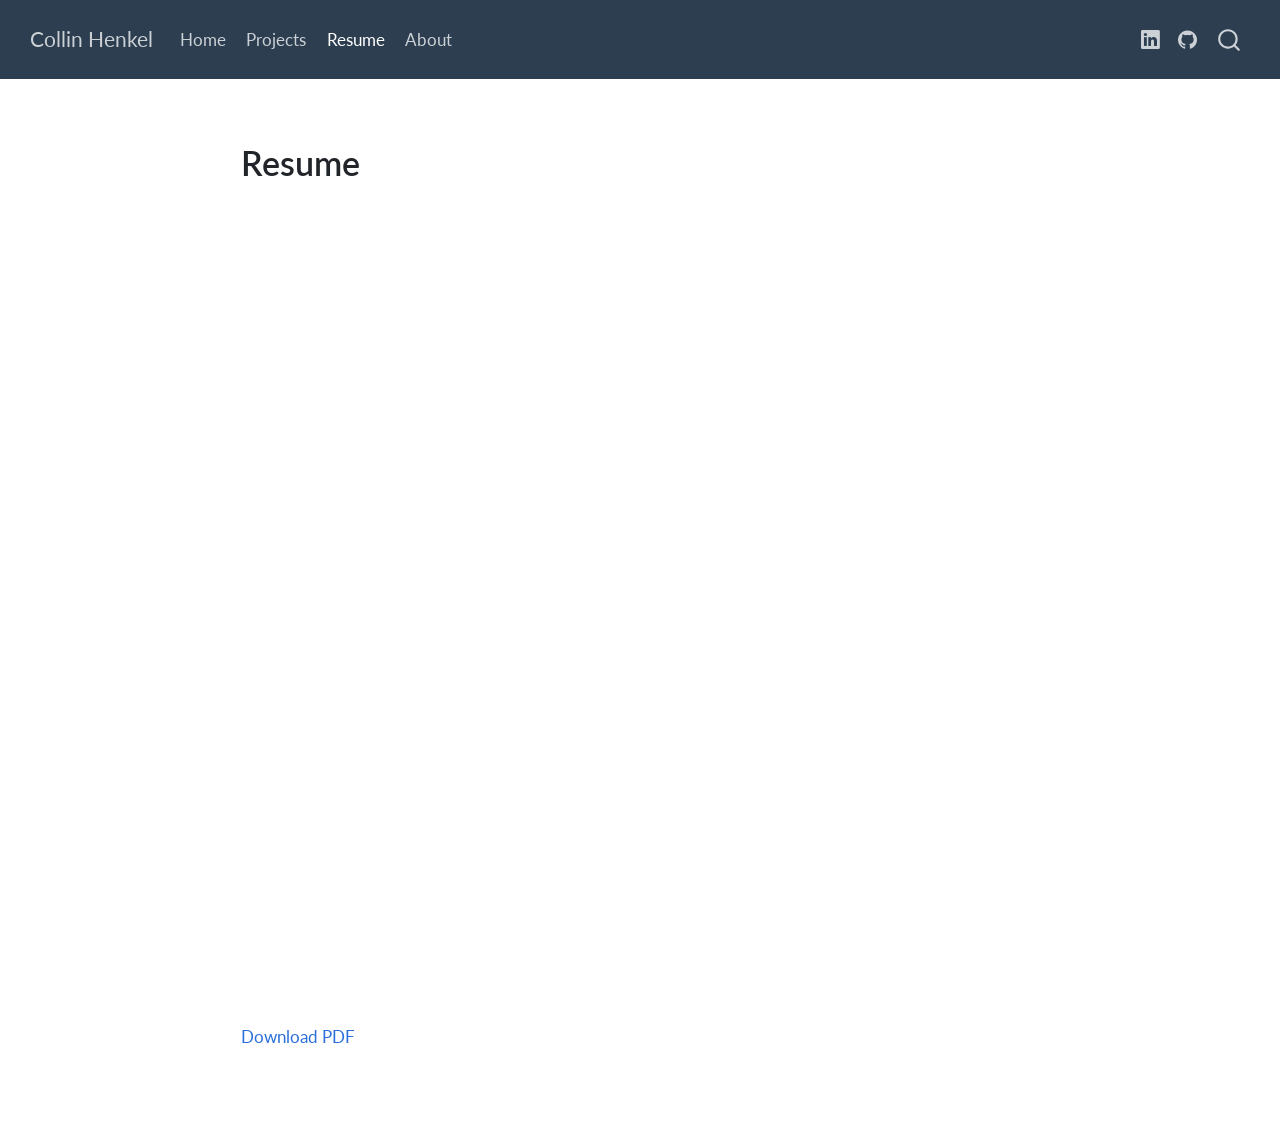
<file: docs/resume.html>
<!DOCTYPE html>
<html xmlns="http://www.w3.org/1999/xhtml" lang="en" xml:lang="en"><head>

<meta charset="utf-8">
<meta name="generator" content="quarto-1.9.37">

<meta name="viewport" content="width=device-width, initial-scale=1.0, user-scalable=yes">


<title>resume – Collin Henkel</title>
<style>
/* Default styles provided by pandoc.
** See https://pandoc.org/MANUAL.html#variables-for-html for config info.
*/
code{white-space: pre-wrap;}
span.smallcaps{font-variant: small-caps;}
div.columns{display: flex; gap: min(4vw, 1.5em);}
div.column{flex: auto; overflow-x: auto;}
div.hanging-indent{margin-left: 1.5em; text-indent: -1.5em;}
ul.task-list{list-style: none;}
ul.task-list li input[type="checkbox"] {
  width: 0.8em;
  margin: 0 0.8em 0.2em -1em; /* quarto-specific, see https://github.com/quarto-dev/quarto-cli/issues/4556 */ 
  vertical-align: middle;
}
</style>


<script src="site_libs/quarto-nav/quarto-nav.js"></script>
<script src="site_libs/quarto-nav/headroom.min.js"></script>
<script src="site_libs/clipboard/clipboard.min.js"></script>
<script src="site_libs/quarto-search/autocomplete.umd.js"></script>
<script src="site_libs/quarto-search/fuse.min.js"></script>
<script src="site_libs/quarto-search/quarto-search.js"></script>
<meta name="quarto:offset" content="./">
<script src="site_libs/quarto-html/quarto.js" type="module"></script>
<script src="site_libs/quarto-html/tabsets/tabsets.js" type="module"></script>
<script src="site_libs/quarto-html/popper.min.js"></script>
<script src="site_libs/quarto-html/tippy.umd.min.js"></script>
<script src="site_libs/quarto-html/anchor.min.js"></script>
<link href="site_libs/quarto-html/tippy.css" rel="stylesheet">
<link href="site_libs/quarto-html/quarto-syntax-highlighting-7f8f88aac4f3542376d5c11b86a4c14d.css" rel="stylesheet" id="quarto-text-highlighting-styles">
<script src="site_libs/bootstrap/bootstrap.min.js"></script>
<link href="site_libs/bootstrap/bootstrap-icons.css" rel="stylesheet">
<link href="site_libs/bootstrap/bootstrap-6b423f165eeea3787de40cb4f8e821c3.min.css" rel="stylesheet" append-hash="true" id="quarto-bootstrap" data-mode="light">
<script id="quarto-search-options" type="application/json">{
  "location": "navbar",
  "copy-button": false,
  "collapse-after": 3,
  "panel-placement": "end",
  "type": "overlay",
  "limit": 50,
  "keyboard-shortcut": [
    "f",
    "/",
    "s"
  ],
  "show-item-context": false,
  "language": {
    "search-no-results-text": "No results",
    "search-matching-documents-text": "matching documents",
    "search-copy-link-title": "Copy link to search",
    "search-hide-matches-text": "Hide additional matches",
    "search-more-match-text": "more match in this document",
    "search-more-matches-text": "more matches in this document",
    "search-clear-button-title": "Clear",
    "search-text-placeholder": "",
    "search-detached-cancel-button-title": "Cancel",
    "search-submit-button-title": "Submit",
    "search-label": "Search"
  }
}</script>


<link rel="stylesheet" href="styles.css">
</head>

<body class="nav-fixed fullcontent quarto-light">

<div id="quarto-search-results"></div>
  <header id="quarto-header" class="headroom fixed-top">
    <nav class="navbar navbar-expand-lg " data-bs-theme="dark">
      <div class="navbar-container container-fluid">
      <div class="navbar-brand-container mx-auto">
    <a class="navbar-brand" href="./index.html">
    <span class="navbar-title">Collin Henkel</span>
    </a>
  </div>
            <div id="quarto-search" class="" title="Search"></div>
          <button class="navbar-toggler" type="button" data-bs-toggle="collapse" data-bs-target="#navbarCollapse" aria-controls="navbarCollapse" role="menu" aria-expanded="false" aria-label="Toggle navigation" onclick="if (window.quartoToggleHeadroom) { window.quartoToggleHeadroom(); }">
  <span class="navbar-toggler-icon"></span>
</button>
          <div class="collapse navbar-collapse" id="navbarCollapse">
            <ul class="navbar-nav navbar-nav-scroll me-auto">
  <li class="nav-item">
    <a class="nav-link" href="./index.html"> 
<span class="menu-text">Home</span></a>
  </li>  
  <li class="nav-item">
    <a class="nav-link" href="./projects.html"> 
<span class="menu-text">Projects</span></a>
  </li>  
  <li class="nav-item">
    <a class="nav-link active" href="./resume.html" aria-current="page"> 
<span class="menu-text">Resume</span></a>
  </li>  
  <li class="nav-item">
    <a class="nav-link" href="./about.html"> 
<span class="menu-text">About</span></a>
  </li>  
</ul>
            <ul class="navbar-nav navbar-nav-scroll ms-auto">
  <li class="nav-item compact">
    <a class="nav-link" href="https://www.linkedin.com/in/collin-henkel-55aa2533a/"> <i class="bi bi-linkedin" role="img">
</i> 
<span class="menu-text"></span></a>
  </li>  
  <li class="nav-item compact">
    <a class="nav-link" href="https://github.com/CollinH9"> <i class="bi bi-github" role="img">
</i> 
<span class="menu-text"></span></a>
  </li>  
</ul>
          </div> <!-- /navcollapse -->
            <div class="quarto-navbar-tools">
</div>
      </div> <!-- /container-fluid -->
    </nav>
</header>
<!-- content -->
<div id="quarto-content" class="quarto-container page-columns page-rows-contents page-layout-article page-navbar">
<!-- sidebar -->
<!-- margin-sidebar -->
    
<!-- main -->
<main class="content" id="quarto-document-content"><header id="title-block-header" class="quarto-title-block"></header>




<section id="resume" class="level1">
<h1>Resume</h1>
<iframe src="files/CollinHenkel-Resume.pdf" width="100%" height="800px">
</iframe>
<p><a href="files/CollinHenkel-Resume.pdf" target="_blank">Download PDF</a></p>


</section>

</main> <!-- /main -->
<script id="quarto-html-after-body" type="application/javascript">
  window.document.addEventListener("DOMContentLoaded", function (event) {
    const icon = "";
    const anchorJS = new window.AnchorJS();
    anchorJS.options = {
      placement: 'right',
      icon: icon
    };
    anchorJS.add('.anchored');
    const isCodeAnnotation = (el) => {
      for (const clz of el.classList) {
        if (clz.startsWith('code-annotation-')) {                     
          return true;
        }
      }
      return false;
    }
    const onCopySuccess = function(e) {
      // button target
      const button = e.trigger;
      // don't keep focus
      button.blur();
      // flash "checked"
      button.classList.add('code-copy-button-checked');
      var currentTitle = button.getAttribute("title");
      button.setAttribute("title", "Copied!");
      let tooltip;
      if (window.bootstrap) {
        button.setAttribute("data-bs-toggle", "tooltip");
        button.setAttribute("data-bs-placement", "left");
        button.setAttribute("data-bs-title", "Copied!");
        tooltip = new bootstrap.Tooltip(button, 
          { trigger: "manual", 
            customClass: "code-copy-button-tooltip",
            offset: [0, -8]});
        tooltip.show();    
      }
      setTimeout(function() {
        if (tooltip) {
          tooltip.hide();
          button.removeAttribute("data-bs-title");
          button.removeAttribute("data-bs-toggle");
          button.removeAttribute("data-bs-placement");
        }
        button.setAttribute("title", currentTitle);
        button.classList.remove('code-copy-button-checked');
      }, 1000);
      // clear code selection
      e.clearSelection();
    }
    const getTextToCopy = function(trigger) {
      const outerScaffold = trigger.parentElement.cloneNode(true);
      const codeEl = outerScaffold.querySelector('code');
      for (const childEl of codeEl.children) {
        if (isCodeAnnotation(childEl)) {
          childEl.remove();
        }
      }
      return codeEl.innerText;
    }
    const clipboard = new window.ClipboardJS('.code-copy-button:not([data-in-quarto-modal])', {
      text: getTextToCopy
    });
    clipboard.on('success', onCopySuccess);
    if (window.document.getElementById('quarto-embedded-source-code-modal')) {
      const clipboardModal = new window.ClipboardJS('.code-copy-button[data-in-quarto-modal]', {
        text: getTextToCopy,
        container: window.document.getElementById('quarto-embedded-source-code-modal')
      });
      clipboardModal.on('success', onCopySuccess);
    }
      var localhostRegex = new RegExp(/^(?:http|https):\/\/localhost\:?[0-9]*\//);
      var mailtoRegex = new RegExp(/^mailto:/);
        var filterRegex = new RegExp('/' + window.location.host + '/');
      var isInternal = (href) => {
          return filterRegex.test(href) || localhostRegex.test(href) || mailtoRegex.test(href);
      }
      // Inspect non-navigation links and adorn them if external
     var links = window.document.querySelectorAll('a[href]:not(.nav-link):not(.navbar-brand):not(.toc-action):not(.sidebar-link):not(.sidebar-item-toggle):not(.pagination-link):not(.no-external):not([aria-hidden]):not(.dropdown-item):not(.quarto-navigation-tool):not(.about-link)');
      for (var i=0; i<links.length; i++) {
        const link = links[i];
        if (!isInternal(link.href)) {
          // undo the damage that might have been done by quarto-nav.js in the case of
          // links that we want to consider external
          if (link.dataset.originalHref !== undefined) {
            link.href = link.dataset.originalHref;
          }
        }
      }
    function tippyHover(el, contentFn, onTriggerFn, onUntriggerFn) {
      const config = {
        allowHTML: true,
        maxWidth: 500,
        delay: 100,
        arrow: false,
        appendTo: function(el) {
            return el.parentElement;
        },
        interactive: true,
        interactiveBorder: 10,
        theme: 'quarto',
        placement: 'bottom-start',
      };
      if (contentFn) {
        config.content = contentFn;
      }
      if (onTriggerFn) {
        config.onTrigger = onTriggerFn;
      }
      if (onUntriggerFn) {
        config.onUntrigger = onUntriggerFn;
      }
      window.tippy(el, config); 
    }
    const noterefs = window.document.querySelectorAll('a[role="doc-noteref"]');
    for (var i=0; i<noterefs.length; i++) {
      const ref = noterefs[i];
      tippyHover(ref, function() {
        // use id or data attribute instead here
        let href = ref.getAttribute('data-footnote-href') || ref.getAttribute('href');
        try { href = new URL(href).hash; } catch {}
        const id = href.replace(/^#\/?/, "");
        const note = window.document.getElementById(id);
        if (note) {
          return note.innerHTML;
        } else {
          return "";
        }
      });
    }
    const xrefs = window.document.querySelectorAll('a.quarto-xref');
    const processXRef = (id, note) => {
      // Strip column container classes
      const stripColumnClz = (el) => {
        el.classList.remove("page-full", "page-columns");
        if (el.children) {
          for (const child of el.children) {
            stripColumnClz(child);
          }
        }
      }
      stripColumnClz(note)
      if (id === null || id.startsWith('sec-')) {
        // Special case sections, only their first couple elements
        const container = document.createElement("div");
        if (note.children && note.children.length > 2) {
          container.appendChild(note.children[0].cloneNode(true));
          for (let i = 1; i < note.children.length; i++) {
            const child = note.children[i];
            if (child.tagName === "P" && child.innerText === "") {
              continue;
            } else {
              container.appendChild(child.cloneNode(true));
              break;
            }
          }
          if (window.Quarto?.typesetMath) {
            window.Quarto.typesetMath(container);
          }
          return container.innerHTML
        } else {
          if (window.Quarto?.typesetMath) {
            window.Quarto.typesetMath(note);
          }
          return note.innerHTML;
        }
      } else {
        // Remove any anchor links if they are present
        const anchorLink = note.querySelector('a.anchorjs-link');
        if (anchorLink) {
          anchorLink.remove();
        }
        if (window.Quarto?.typesetMath) {
          window.Quarto.typesetMath(note);
        }
        if (note.classList.contains("callout")) {
          return note.outerHTML;
        } else {
          return note.innerHTML;
        }
      }
    }
    for (var i=0; i<xrefs.length; i++) {
      const xref = xrefs[i];
      tippyHover(xref, undefined, function(instance) {
        instance.disable();
        let url = xref.getAttribute('href');
        let hash = undefined; 
        if (url.startsWith('#')) {
          hash = url;
        } else {
          try { hash = new URL(url).hash; } catch {}
        }
        if (hash) {
          const id = hash.replace(/^#\/?/, "");
          const note = window.document.getElementById(id);
          if (note !== null) {
            try {
              const html = processXRef(id, note.cloneNode(true));
              instance.setContent(html);
            } finally {
              instance.enable();
              instance.show();
            }
          } else {
            // See if we can fetch this
            fetch(url.split('#')[0])
            .then(res => res.text())
            .then(html => {
              const parser = new DOMParser();
              const htmlDoc = parser.parseFromString(html, "text/html");
              const note = htmlDoc.getElementById(id);
              if (note !== null) {
                const html = processXRef(id, note);
                instance.setContent(html);
              } 
            }).finally(() => {
              instance.enable();
              instance.show();
            });
          }
        } else {
          // See if we can fetch a full url (with no hash to target)
          // This is a special case and we should probably do some content thinning / targeting
          fetch(url)
          .then(res => res.text())
          .then(html => {
            const parser = new DOMParser();
            const htmlDoc = parser.parseFromString(html, "text/html");
            const note = htmlDoc.querySelector('main.content');
            if (note !== null) {
              // This should only happen for chapter cross references
              // (since there is no id in the URL)
              // remove the first header
              if (note.children.length > 0 && note.children[0].tagName === "HEADER") {
                note.children[0].remove();
              }
              const html = processXRef(null, note);
              instance.setContent(html);
            } 
          }).finally(() => {
            instance.enable();
            instance.show();
          });
        }
      }, function(instance) {
      });
    }
        let selectedAnnoteEl;
        const selectorForAnnotation = ( cell, annotation) => {
          let cellAttr = 'data-code-cell="' + cell + '"';
          let lineAttr = 'data-code-annotation="' +  annotation + '"';
          const selector = 'span[' + cellAttr + '][' + lineAttr + ']';
          return selector;
        }
        const selectCodeLines = (annoteEl) => {
          const doc = window.document;
          const targetCell = annoteEl.getAttribute("data-target-cell");
          const targetAnnotation = annoteEl.getAttribute("data-target-annotation");
          const annoteSpan = window.document.querySelector(selectorForAnnotation(targetCell, targetAnnotation));
          const lines = annoteSpan.getAttribute("data-code-lines").split(",");
          const lineIds = lines.map((line) => {
            return targetCell + "-" + line;
          })
          let top = null;
          let height = null;
          let parent = null;
          if (lineIds.length > 0) {
              //compute the position of the single el (top and bottom and make a div)
              const el = window.document.getElementById(lineIds[0]);
              top = el.offsetTop;
              height = el.offsetHeight;
              parent = el.parentElement.parentElement;
            if (lineIds.length > 1) {
              const lastEl = window.document.getElementById(lineIds[lineIds.length - 1]);
              const bottom = lastEl.offsetTop + lastEl.offsetHeight;
              height = bottom - top;
            }
            if (top !== null && height !== null && parent !== null) {
              // cook up a div (if necessary) and position it 
              let div = window.document.getElementById("code-annotation-line-highlight");
              if (div === null) {
                div = window.document.createElement("div");
                div.setAttribute("id", "code-annotation-line-highlight");
                div.style.position = 'absolute';
                parent.appendChild(div);
              }
              div.style.top = top - 2 + "px";
              div.style.height = height + 4 + "px";
              div.style.left = 0;
              let gutterDiv = window.document.getElementById("code-annotation-line-highlight-gutter");
              if (gutterDiv === null) {
                gutterDiv = window.document.createElement("div");
                gutterDiv.setAttribute("id", "code-annotation-line-highlight-gutter");
                gutterDiv.style.position = 'absolute';
                const codeCell = window.document.getElementById(targetCell);
                const gutter = codeCell.querySelector('.code-annotation-gutter');
                gutter.appendChild(gutterDiv);
              }
              gutterDiv.style.top = top - 2 + "px";
              gutterDiv.style.height = height + 4 + "px";
            }
            selectedAnnoteEl = annoteEl;
          }
        };
        const unselectCodeLines = () => {
          const elementsIds = ["code-annotation-line-highlight", "code-annotation-line-highlight-gutter"];
          elementsIds.forEach((elId) => {
            const div = window.document.getElementById(elId);
            if (div) {
              div.remove();
            }
          });
          selectedAnnoteEl = undefined;
        };
          // Handle positioning of the toggle
      window.addEventListener(
        "resize",
        throttle(() => {
          elRect = undefined;
          if (selectedAnnoteEl) {
            selectCodeLines(selectedAnnoteEl);
          }
        }, 10)
      );
      function throttle(fn, ms) {
      let throttle = false;
      let timer;
        return (...args) => {
          if(!throttle) { // first call gets through
              fn.apply(this, args);
              throttle = true;
          } else { // all the others get throttled
              if(timer) clearTimeout(timer); // cancel #2
              timer = setTimeout(() => {
                fn.apply(this, args);
                timer = throttle = false;
              }, ms);
          }
        };
      }
        // Attach click handler to the DT
        const annoteDls = window.document.querySelectorAll('dt[data-target-cell]');
        for (const annoteDlNode of annoteDls) {
          annoteDlNode.addEventListener('click', (event) => {
            const clickedEl = event.target;
            if (clickedEl !== selectedAnnoteEl) {
              unselectCodeLines();
              const activeEl = window.document.querySelector('dt[data-target-cell].code-annotation-active');
              if (activeEl) {
                activeEl.classList.remove('code-annotation-active');
              }
              selectCodeLines(clickedEl);
              clickedEl.classList.add('code-annotation-active');
            } else {
              // Unselect the line
              unselectCodeLines();
              clickedEl.classList.remove('code-annotation-active');
            }
          });
        }
    const findCites = (el) => {
      const parentEl = el.parentElement;
      if (parentEl) {
        const cites = parentEl.dataset.cites;
        if (cites) {
          return {
            el,
            cites: cites.split(' ')
          };
        } else {
          return findCites(el.parentElement)
        }
      } else {
        return undefined;
      }
    };
    var bibliorefs = window.document.querySelectorAll('a[role="doc-biblioref"]');
    for (var i=0; i<bibliorefs.length; i++) {
      const ref = bibliorefs[i];
      const citeInfo = findCites(ref);
      if (citeInfo) {
        tippyHover(citeInfo.el, function() {
          var popup = window.document.createElement('div');
          citeInfo.cites.forEach(function(cite) {
            var citeDiv = window.document.createElement('div');
            citeDiv.classList.add('hanging-indent');
            citeDiv.classList.add('csl-entry');
            var biblioDiv = window.document.getElementById('ref-' + cite);
            if (biblioDiv) {
              citeDiv.innerHTML = biblioDiv.innerHTML;
            }
            popup.appendChild(citeDiv);
          });
          return popup.innerHTML;
        });
      }
    }
  });
  </script>
</div> <!-- /content -->




</body></html>
</file>
<file: docs/site_libs/quarto-html/tippy.css>
.tippy-box[data-animation=fade][data-state=hidden]{opacity:0}[data-tippy-root]{max-width:calc(100vw - 10px)}.tippy-box{position:relative;background-color:#333;color:#fff;border-radius:4px;font-size:14px;line-height:1.4;white-space:normal;outline:0;transition-property:transform,visibility,opacity}.tippy-box[data-placement^=top]>.tippy-arrow{bottom:0}.tippy-box[data-placement^=top]>.tippy-arrow:before{bottom:-7px;left:0;border-width:8px 8px 0;border-top-color:initial;transform-origin:center top}.tippy-box[data-placement^=bottom]>.tippy-arrow{top:0}.tippy-box[data-placement^=bottom]>.tippy-arrow:before{top:-7px;left:0;border-width:0 8px 8px;border-bottom-color:initial;transform-origin:center bottom}.tippy-box[data-placement^=left]>.tippy-arrow{right:0}.tippy-box[data-placement^=left]>.tippy-arrow:before{border-width:8px 0 8px 8px;border-left-color:initial;right:-7px;transform-origin:center left}.tippy-box[data-placement^=right]>.tippy-arrow{left:0}.tippy-box[data-placement^=right]>.tippy-arrow:before{left:-7px;border-width:8px 8px 8px 0;border-right-color:initial;transform-origin:center right}.tippy-box[data-inertia][data-state=visible]{transition-timing-function:cubic-bezier(.54,1.5,.38,1.11)}.tippy-arrow{width:16px;height:16px;color:#333}.tippy-arrow:before{content:"";position:absolute;border-color:transparent;border-style:solid}.tippy-content{position:relative;padding:5px 9px;z-index:1}
</file>
<file: docs/site_libs/quarto-html/quarto-syntax-highlighting-7f8f88aac4f3542376d5c11b86a4c14d.css>
/* quarto syntax highlight colors */
:root {
  --quarto-hl-ot-color: #003B4F;
  --quarto-hl-at-color: #657422;
  --quarto-hl-ss-color: #20794D;
  --quarto-hl-an-color: #5E5E5E;
  --quarto-hl-fu-color: #4758AB;
  --quarto-hl-st-color: #20794D;
  --quarto-hl-cf-color: #003B4F;
  --quarto-hl-op-color: #5E5E5E;
  --quarto-hl-er-color: #AD0000;
  --quarto-hl-bn-color: #AD0000;
  --quarto-hl-al-color: #AD0000;
  --quarto-hl-va-color: #111111;
  --quarto-hl-bu-color: inherit;
  --quarto-hl-ex-color: inherit;
  --quarto-hl-pp-color: #AD0000;
  --quarto-hl-in-color: #5E5E5E;
  --quarto-hl-vs-color: #20794D;
  --quarto-hl-wa-color: #5E5E5E;
  --quarto-hl-do-color: #5E5E5E;
  --quarto-hl-im-color: #00769E;
  --quarto-hl-ch-color: #20794D;
  --quarto-hl-dt-color: #AD0000;
  --quarto-hl-fl-color: #AD0000;
  --quarto-hl-co-color: #5E5E5E;
  --quarto-hl-cv-color: #5E5E5E;
  --quarto-hl-cn-color: #8f5902;
  --quarto-hl-sc-color: #5E5E5E;
  --quarto-hl-dv-color: #AD0000;
  --quarto-hl-kw-color: #003B4F;
}

/* other quarto variables */
:root {
  --quarto-font-monospace: SFMono-Regular, Menlo, Monaco, Consolas, "Liberation Mono", "Courier New", monospace;
}

/* syntax highlight based on Pandoc's rules */
pre > code.sourceCode > span {
  color: #003B4F;
}

code.sourceCode > span {
  color: #003B4F;
}

div.sourceCode,
div.sourceCode pre.sourceCode {
  color: #003B4F;
}

/* Normal */
code span {
  color: #003B4F;
}

/* Alert */
code span.al {
  color: #AD0000;
  font-style: inherit;
}

/* Annotation */
code span.an {
  color: #5E5E5E;
  font-style: inherit;
}

/* Attribute */
code span.at {
  color: #657422;
  font-style: inherit;
}

/* BaseN */
code span.bn {
  color: #AD0000;
  font-style: inherit;
}

/* BuiltIn */
code span.bu {
  font-style: inherit;
}

/* ControlFlow */
code span.cf {
  color: #003B4F;
  font-weight: bold;
  font-style: inherit;
}

/* Char */
code span.ch {
  color: #20794D;
  font-style: inherit;
}

/* Constant */
code span.cn {
  color: #8f5902;
  font-style: inherit;
}

/* Comment */
code span.co {
  color: #5E5E5E;
  font-style: inherit;
}

/* CommentVar */
code span.cv {
  color: #5E5E5E;
  font-style: italic;
}

/* Documentation */
code span.do {
  color: #5E5E5E;
  font-style: italic;
}

/* DataType */
code span.dt {
  color: #AD0000;
  font-style: inherit;
}

/* DecVal */
code span.dv {
  color: #AD0000;
  font-style: inherit;
}

/* Error */
code span.er {
  color: #AD0000;
  font-style: inherit;
}

/* Extension */
code span.ex {
  font-style: inherit;
}

/* Float */
code span.fl {
  color: #AD0000;
  font-style: inherit;
}

/* Function */
code span.fu {
  color: #4758AB;
  font-style: inherit;
}

/* Import */
code span.im {
  color: #00769E;
  font-style: inherit;
}

/* Information */
code span.in {
  color: #5E5E5E;
  font-style: inherit;
}

/* Keyword */
code span.kw {
  color: #003B4F;
  font-weight: bold;
  font-style: inherit;
}

/* Operator */
code span.op {
  color: #5E5E5E;
  font-style: inherit;
}

/* Other */
code span.ot {
  color: #003B4F;
  font-style: inherit;
}

/* Preprocessor */
code span.pp {
  color: #AD0000;
  font-style: inherit;
}

/* SpecialChar */
code span.sc {
  color: #5E5E5E;
  font-style: inherit;
}

/* SpecialString */
code span.ss {
  color: #20794D;
  font-style: inherit;
}

/* String */
code span.st {
  color: #20794D;
  font-style: inherit;
}

/* Variable */
code span.va {
  color: #111111;
  font-style: inherit;
}

/* VerbatimString */
code span.vs {
  color: #20794D;
  font-style: inherit;
}

/* Warning */
code span.wa {
  color: #5E5E5E;
  font-style: italic;
}

.prevent-inlining {
  content: "</";
}

/*# sourceMappingURL=789ad8cd35626ba772517505b42a116e.css.map */
</file>
<file: docs/styles.css>
.anchorjs-link {
  display: none !important;
}

a {
  color: #2a6fdb;
  text-decoration: none;
}

a:hover {
  text-decoration: underline;
}
</file>
